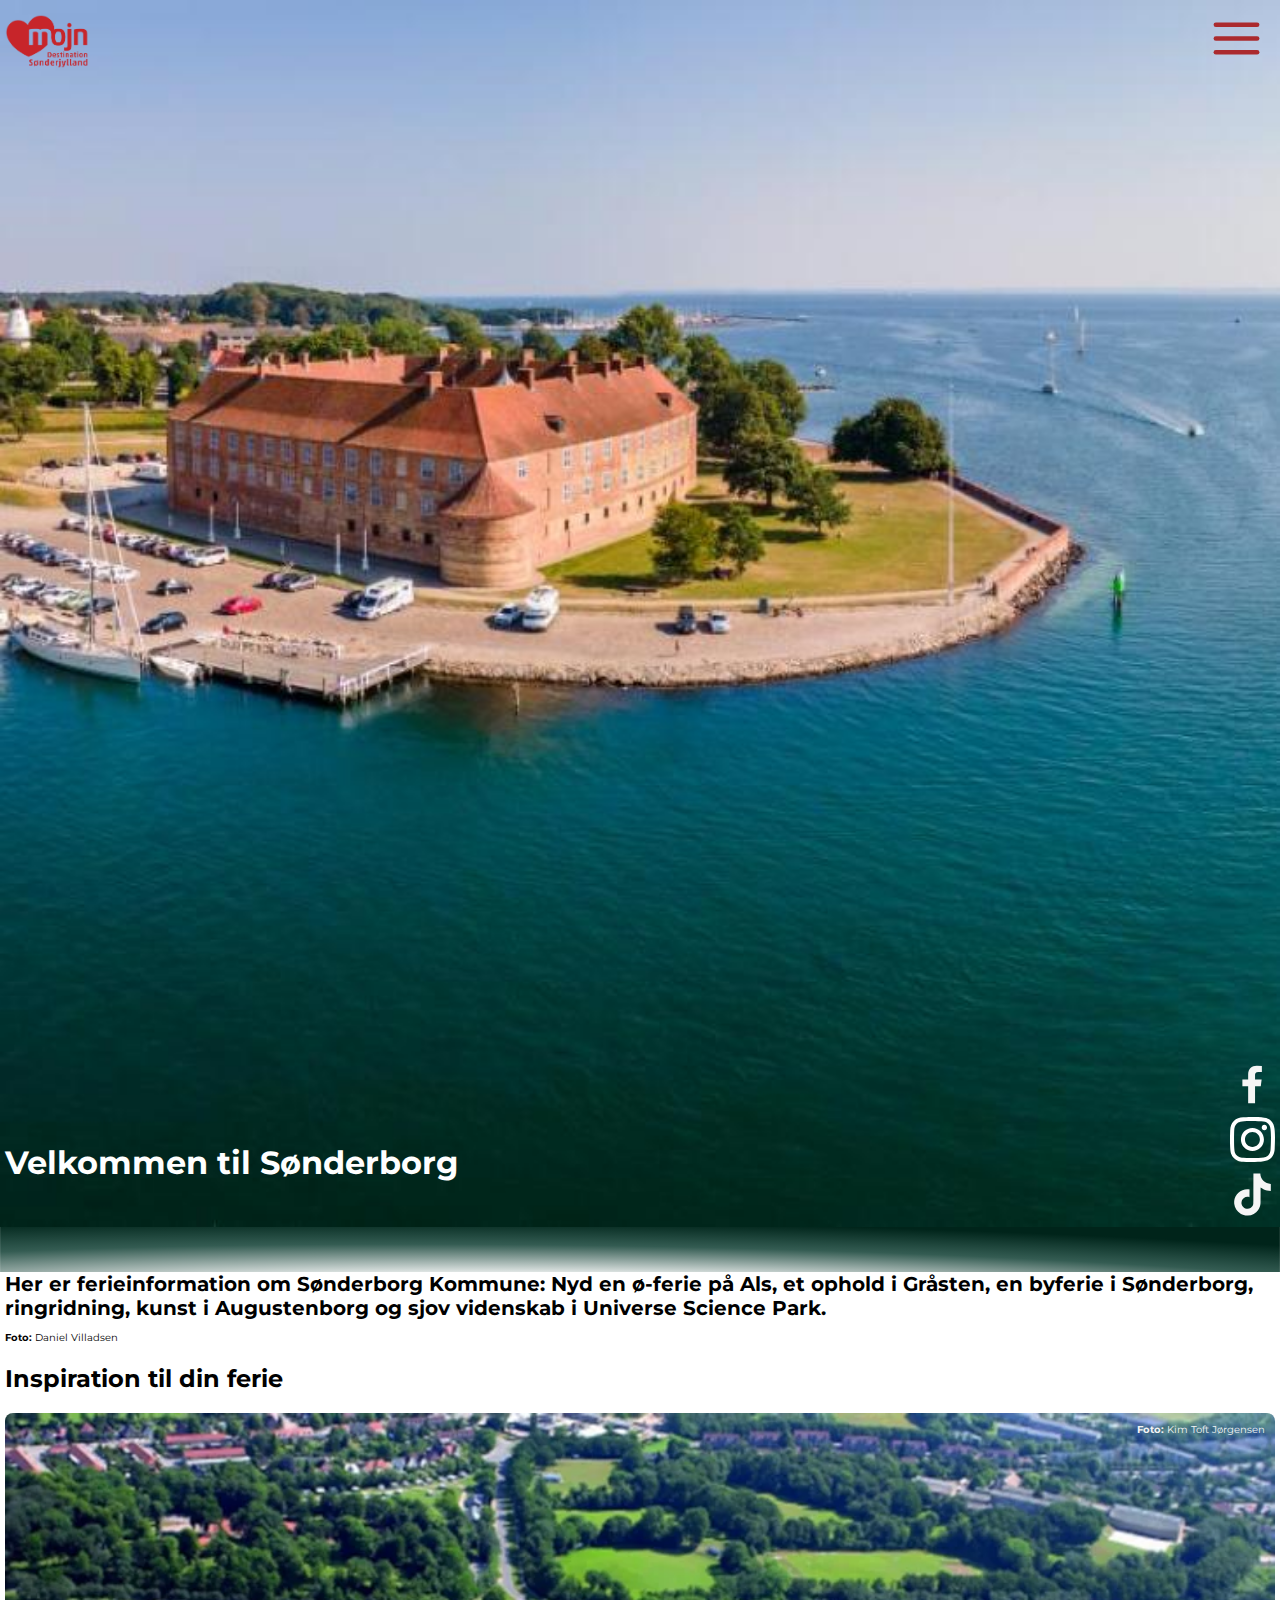
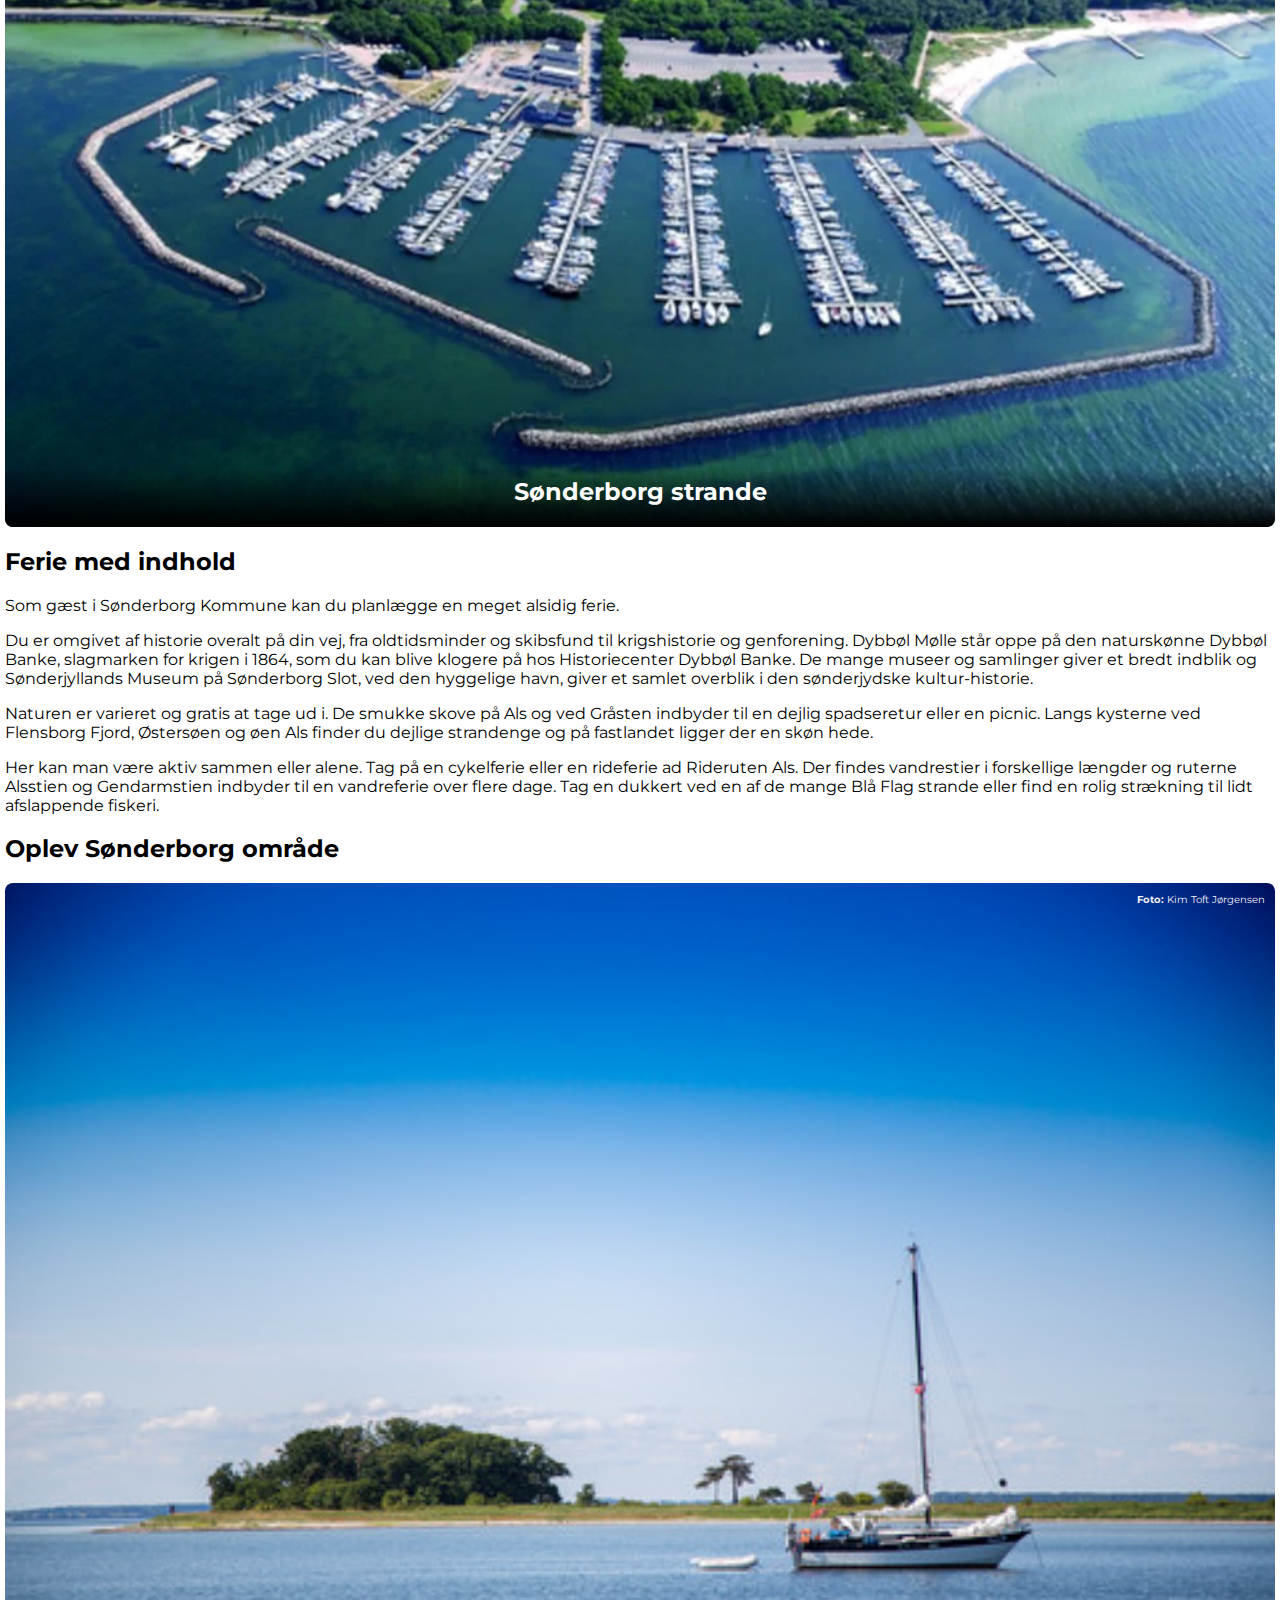
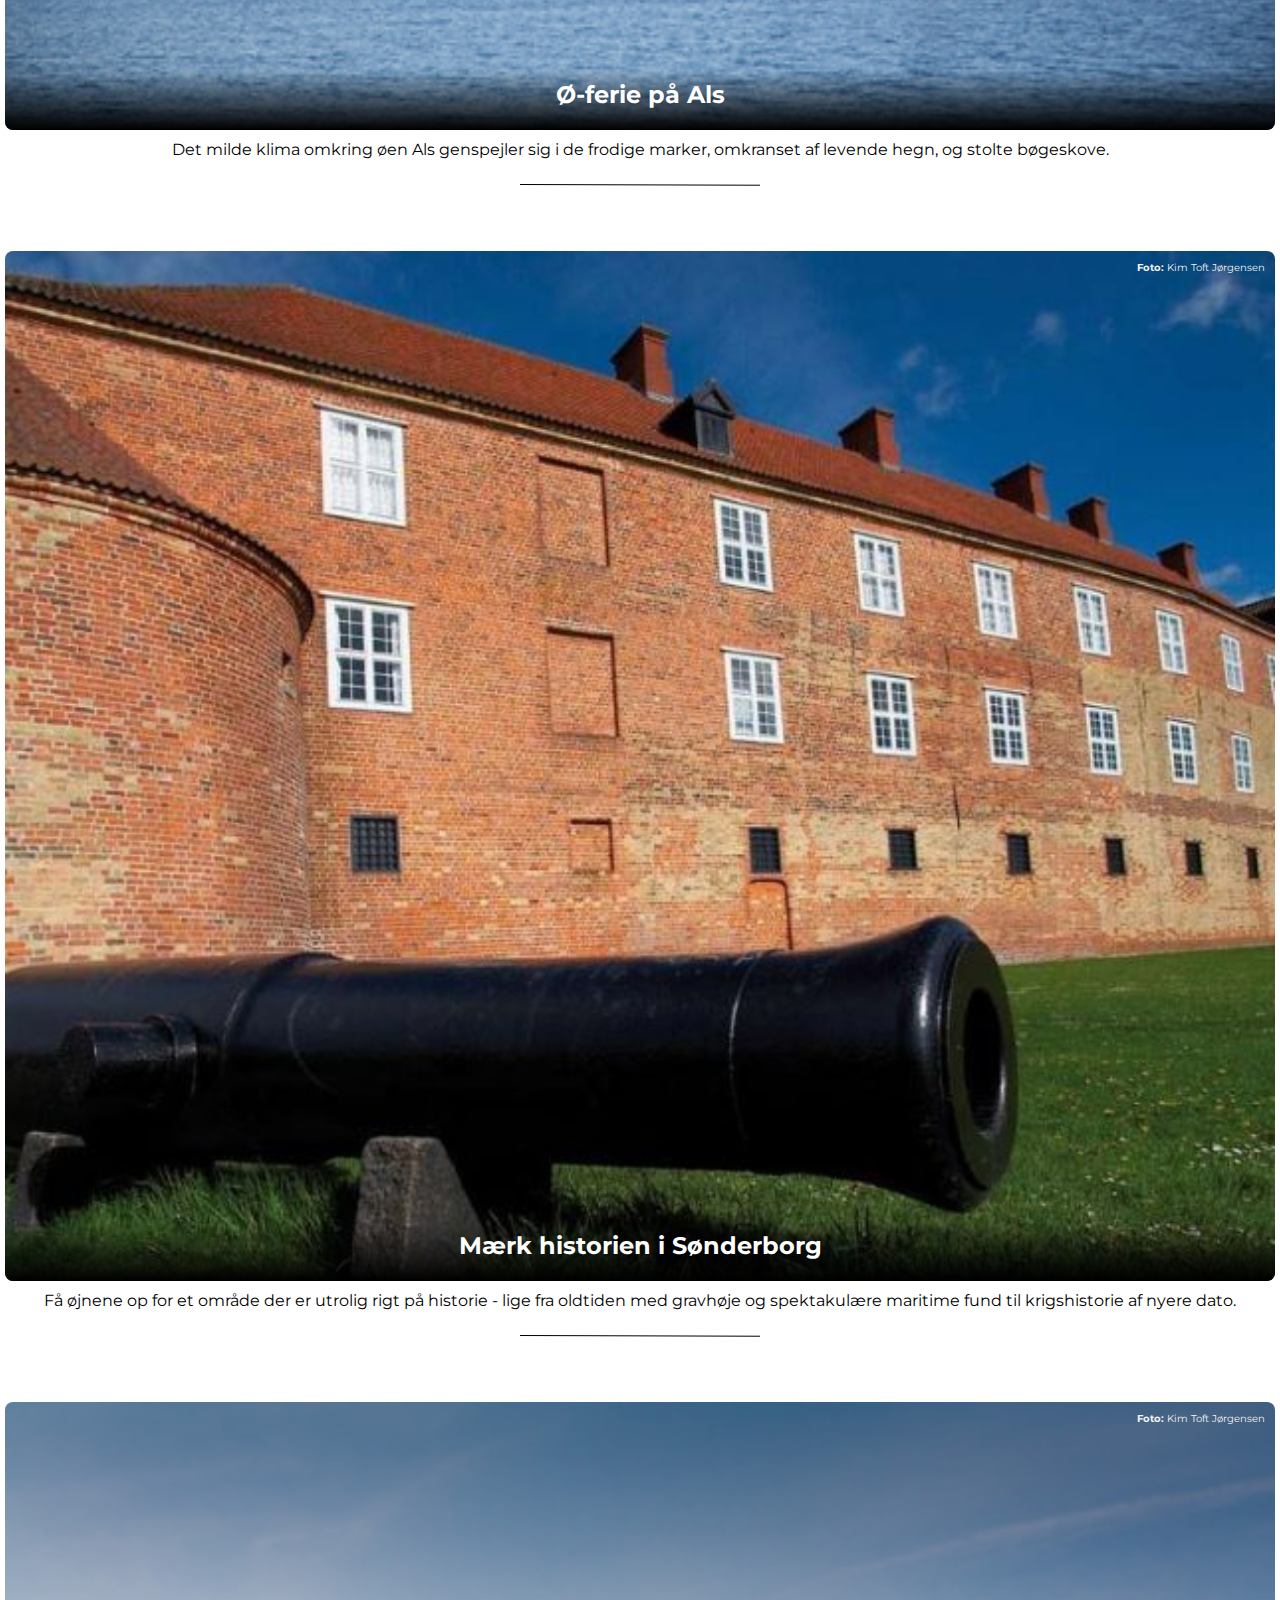
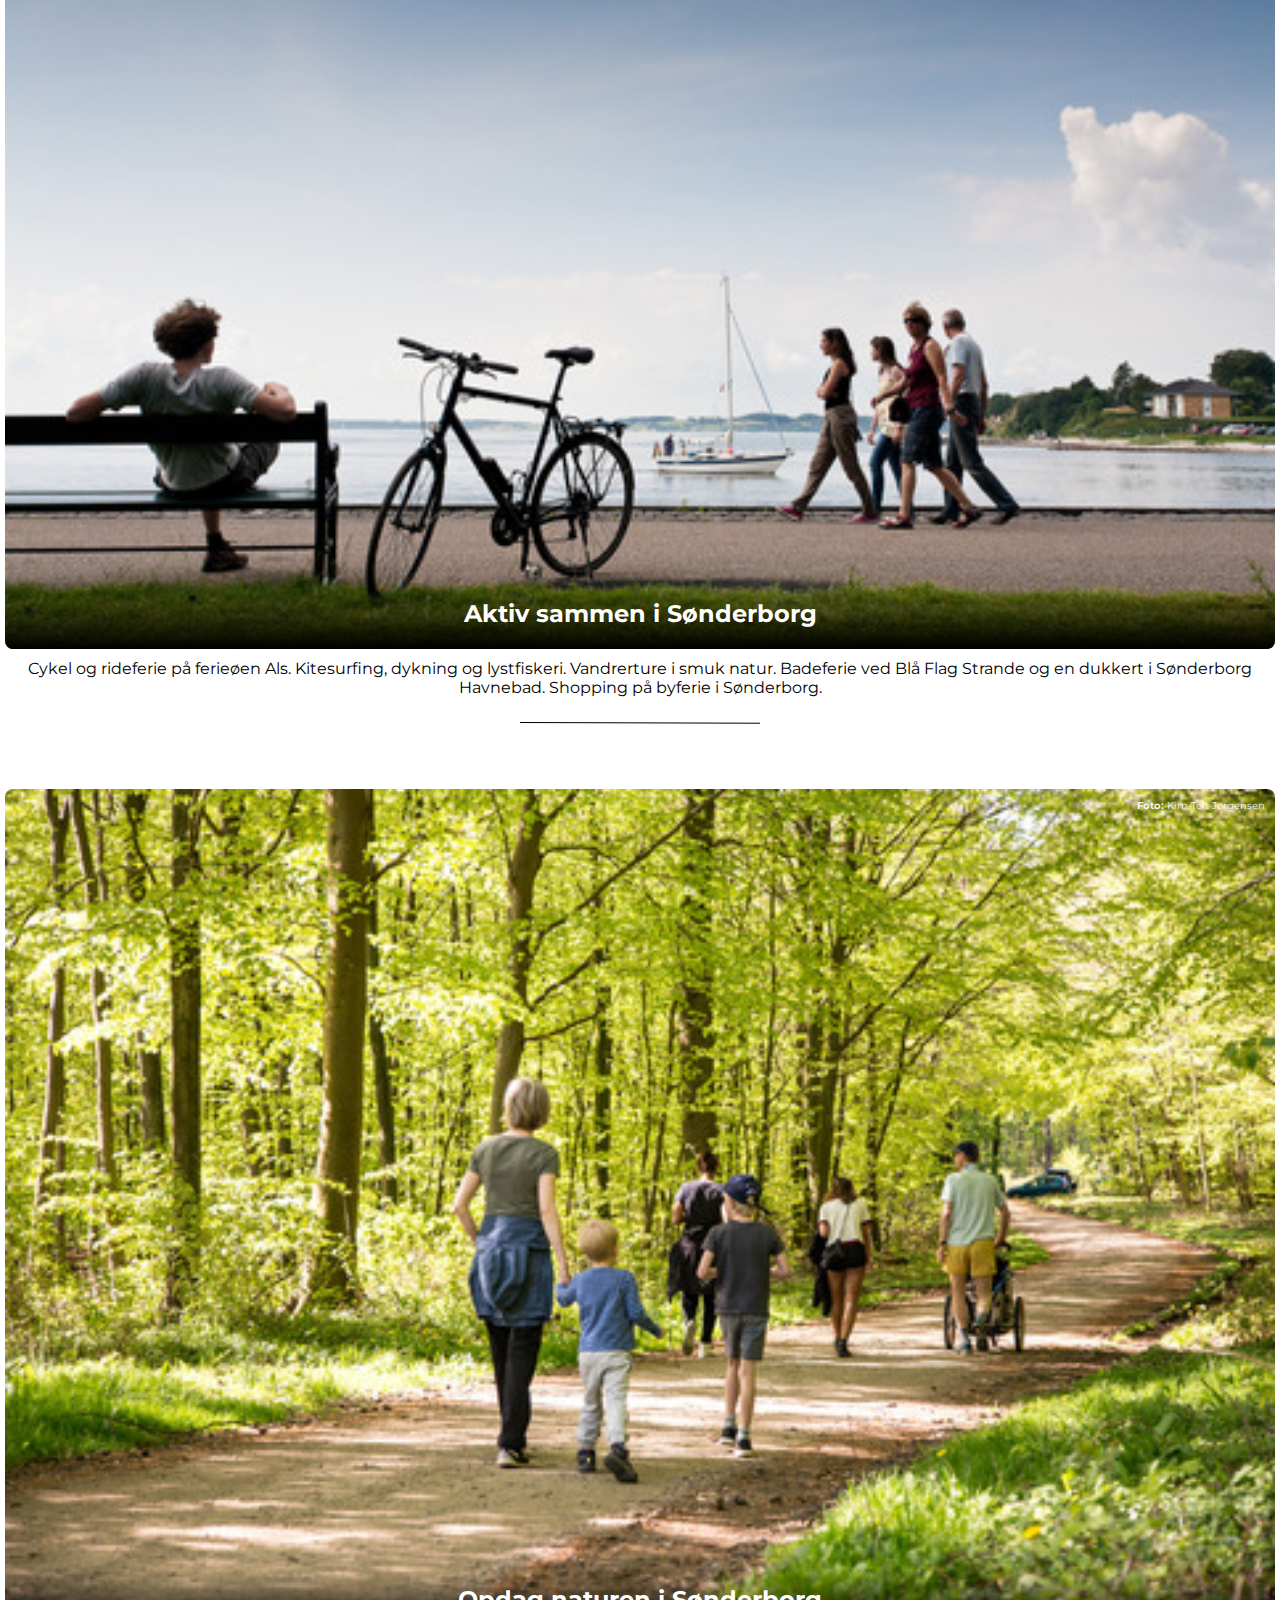
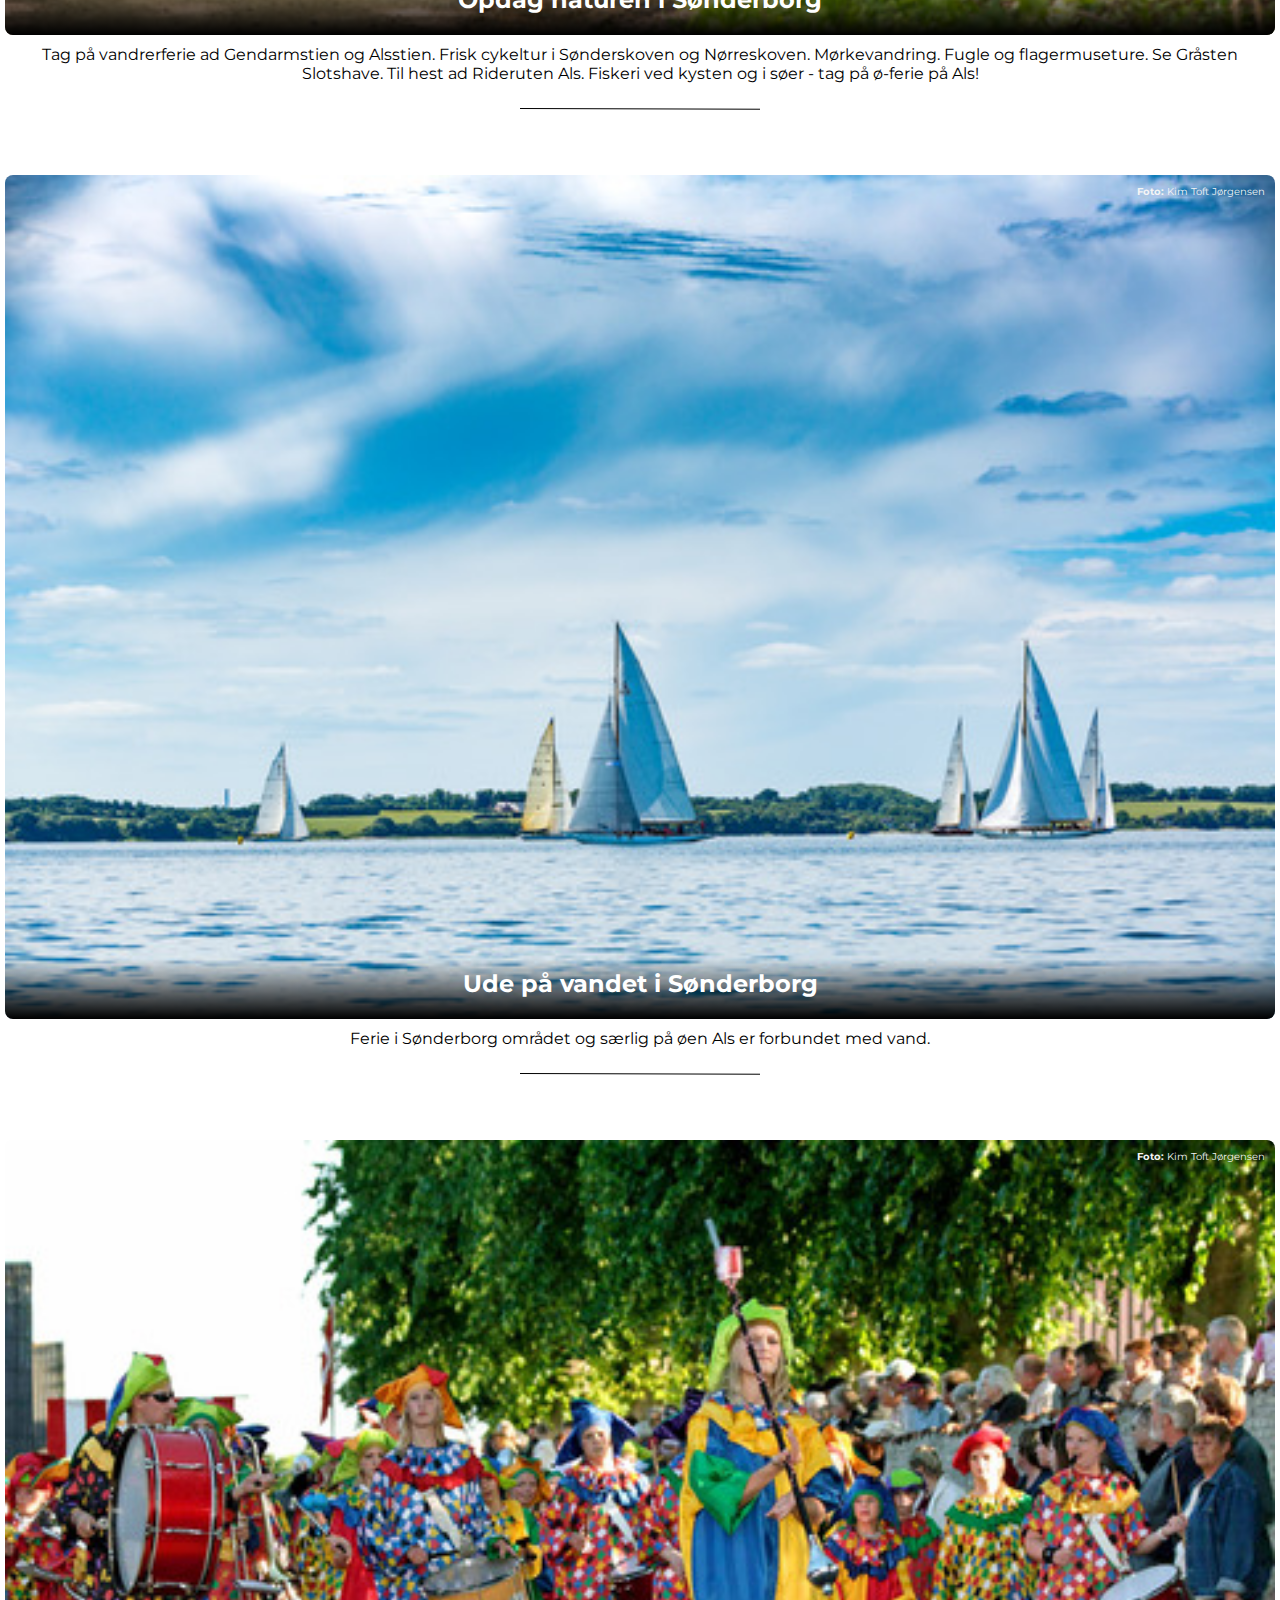
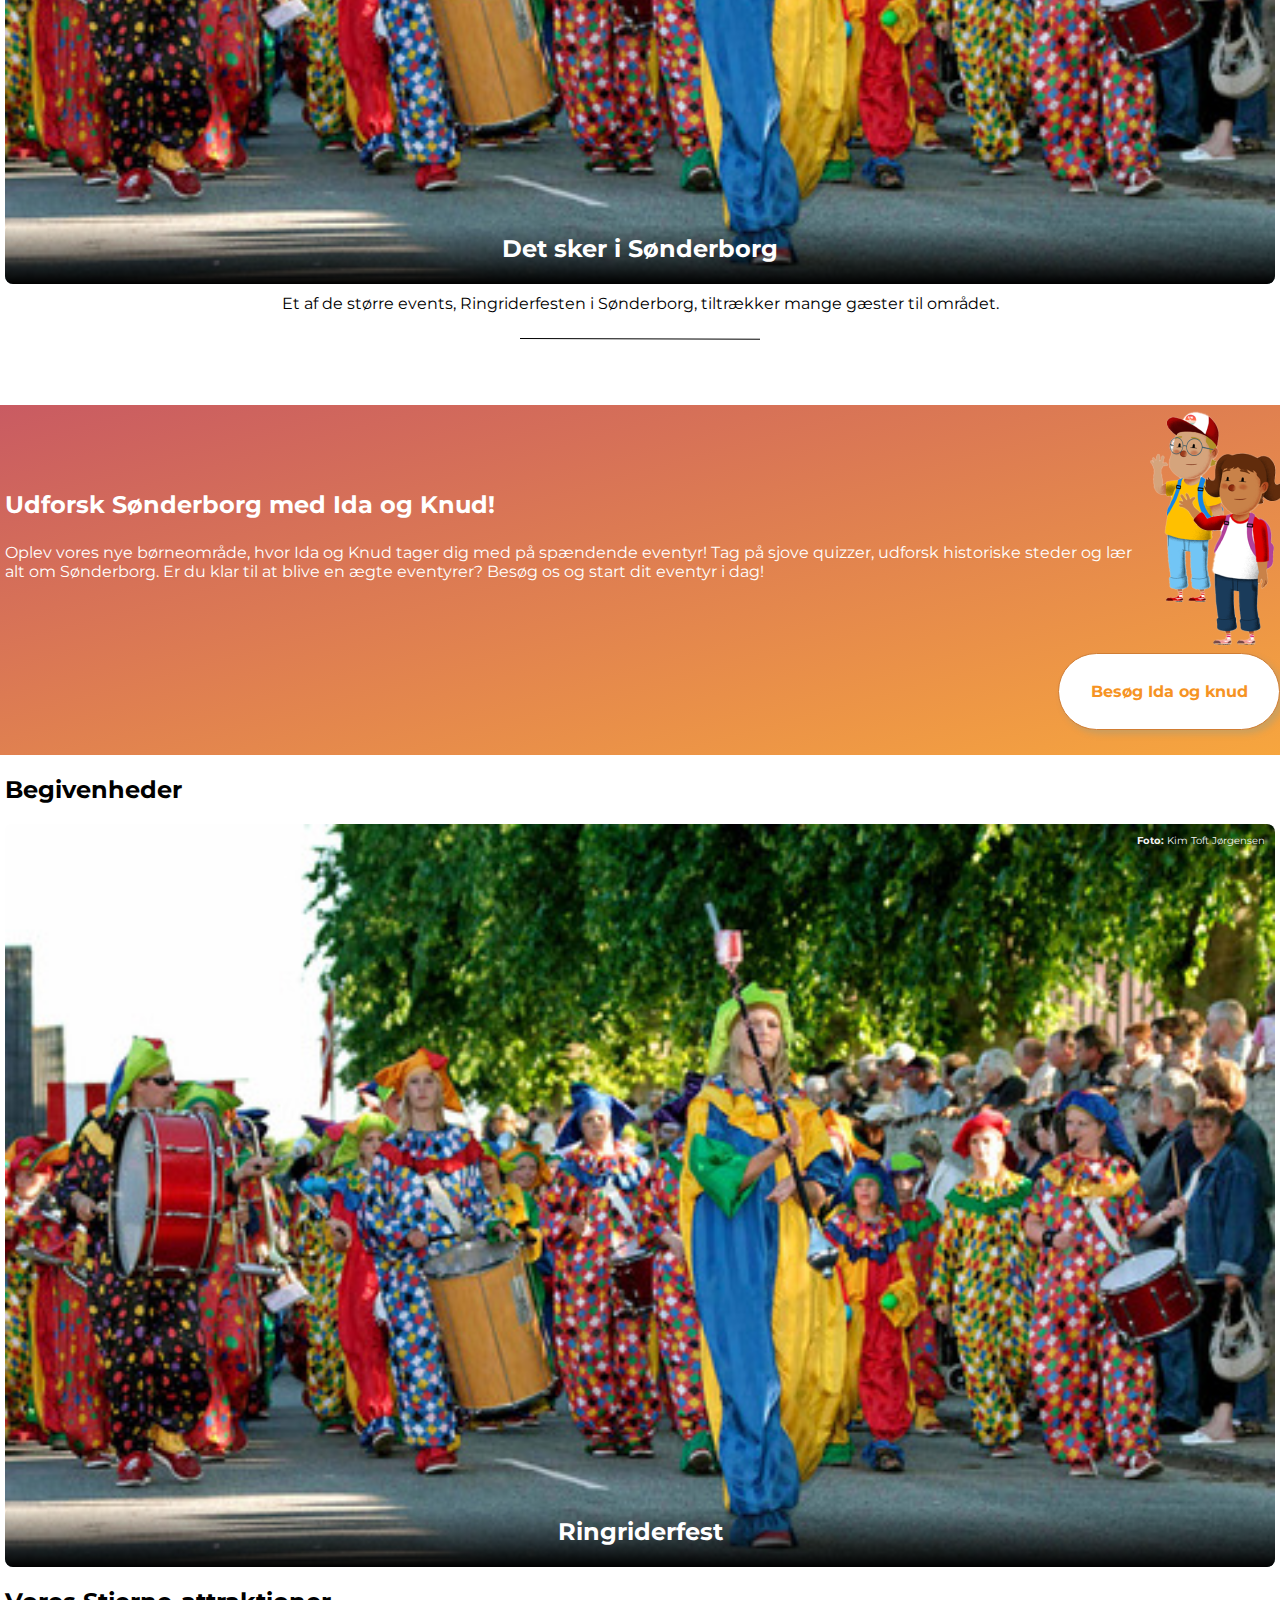
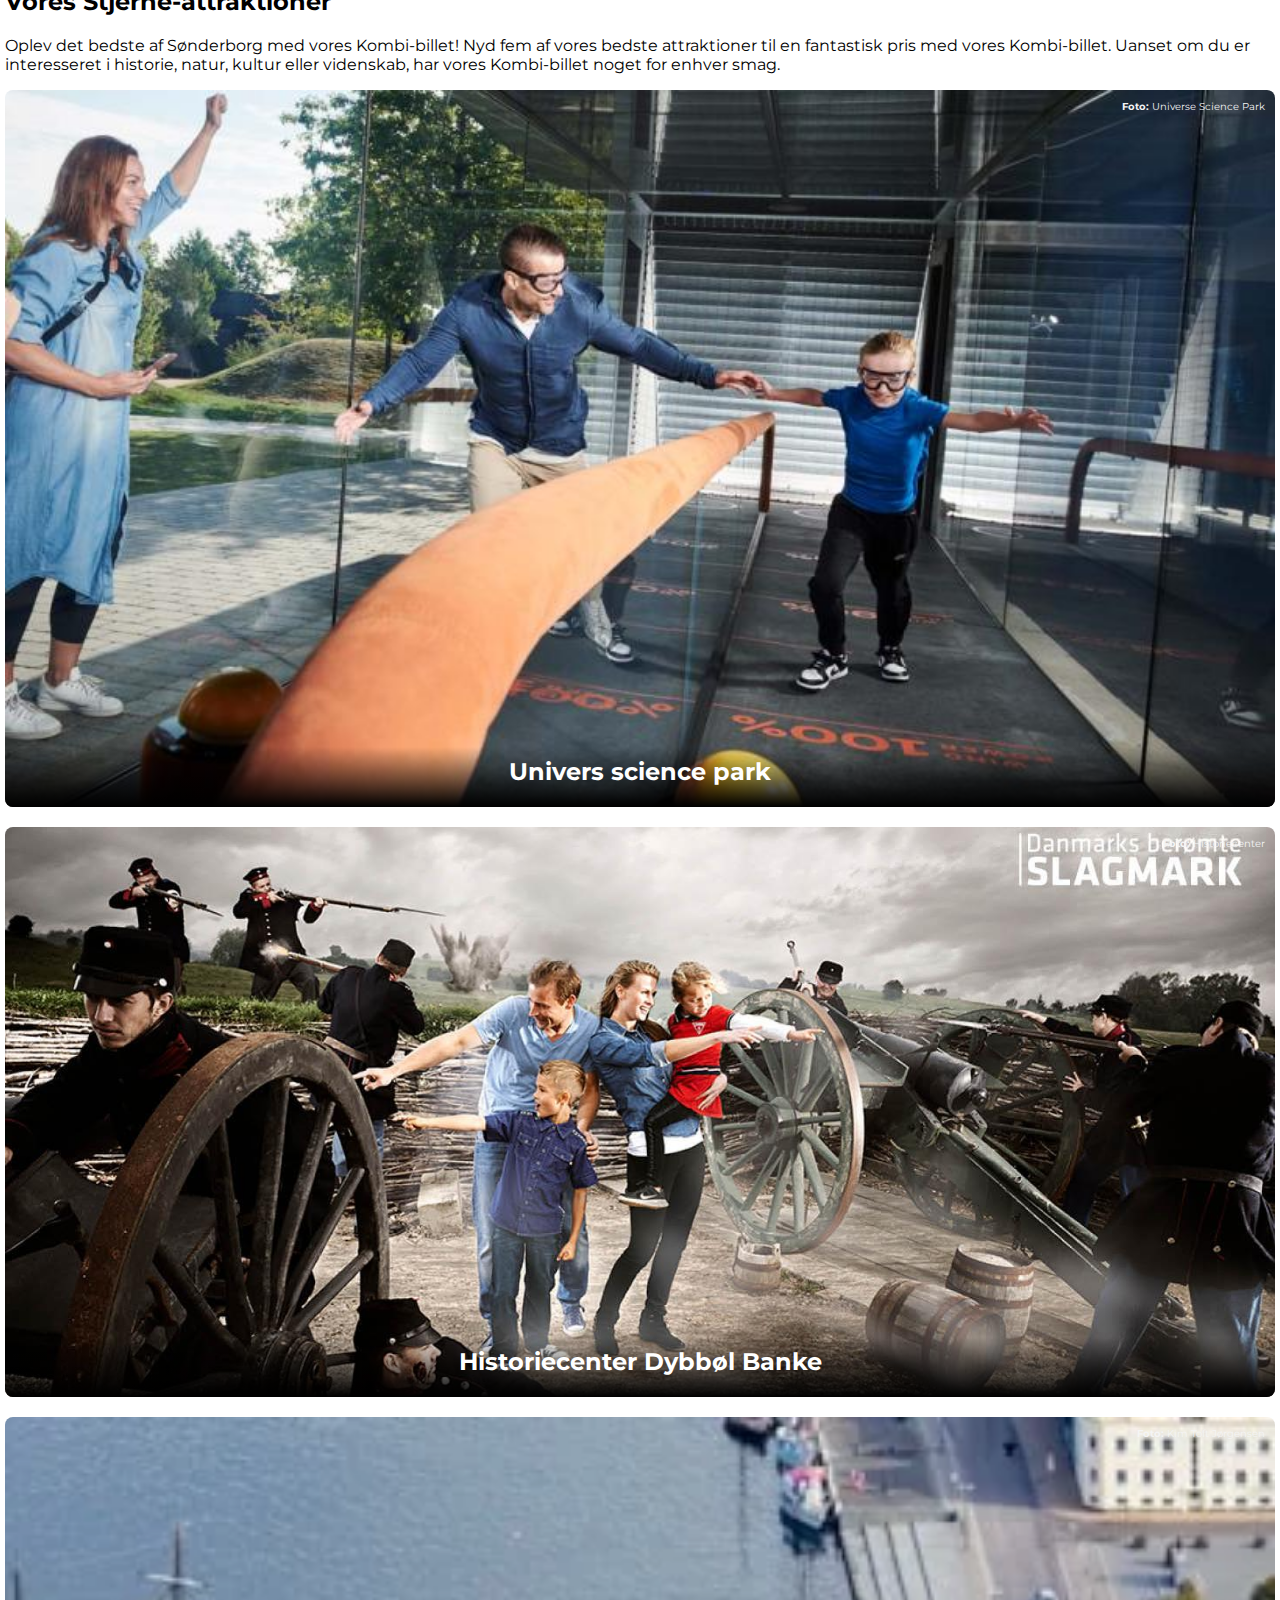
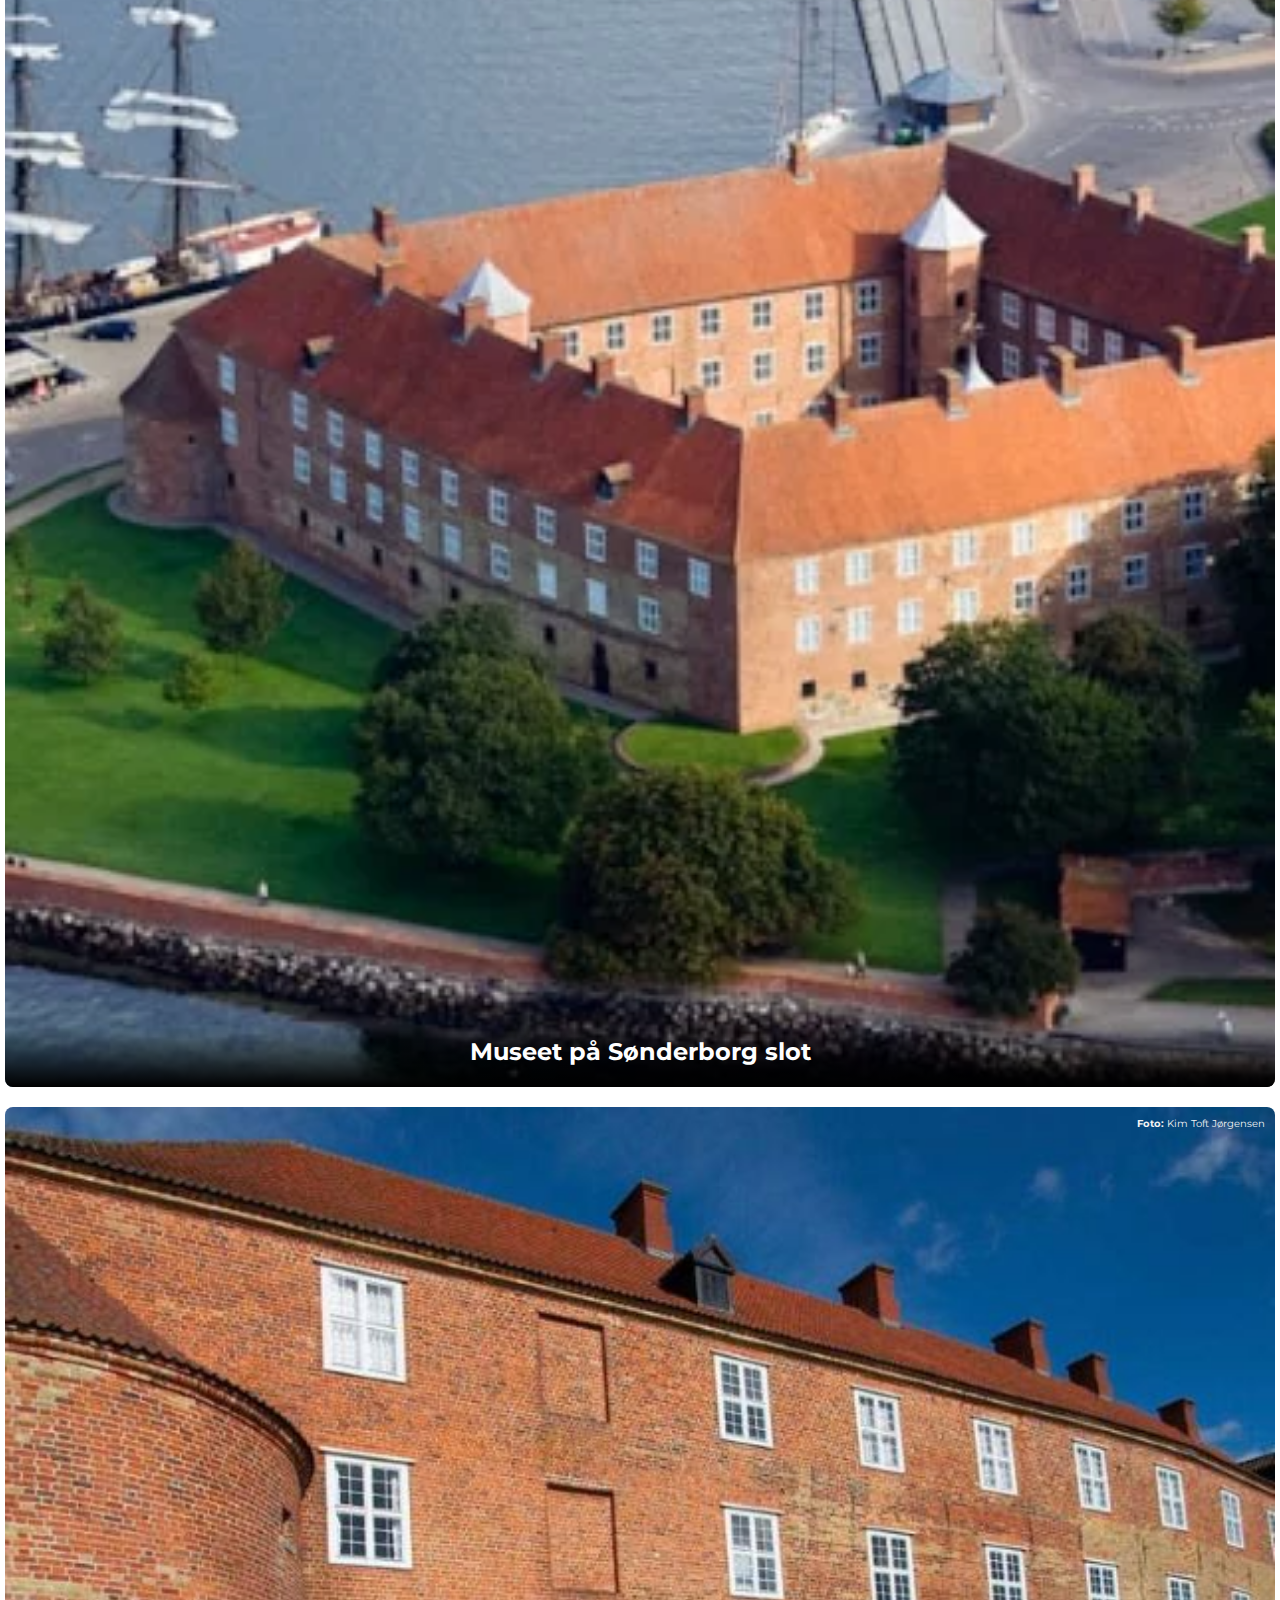
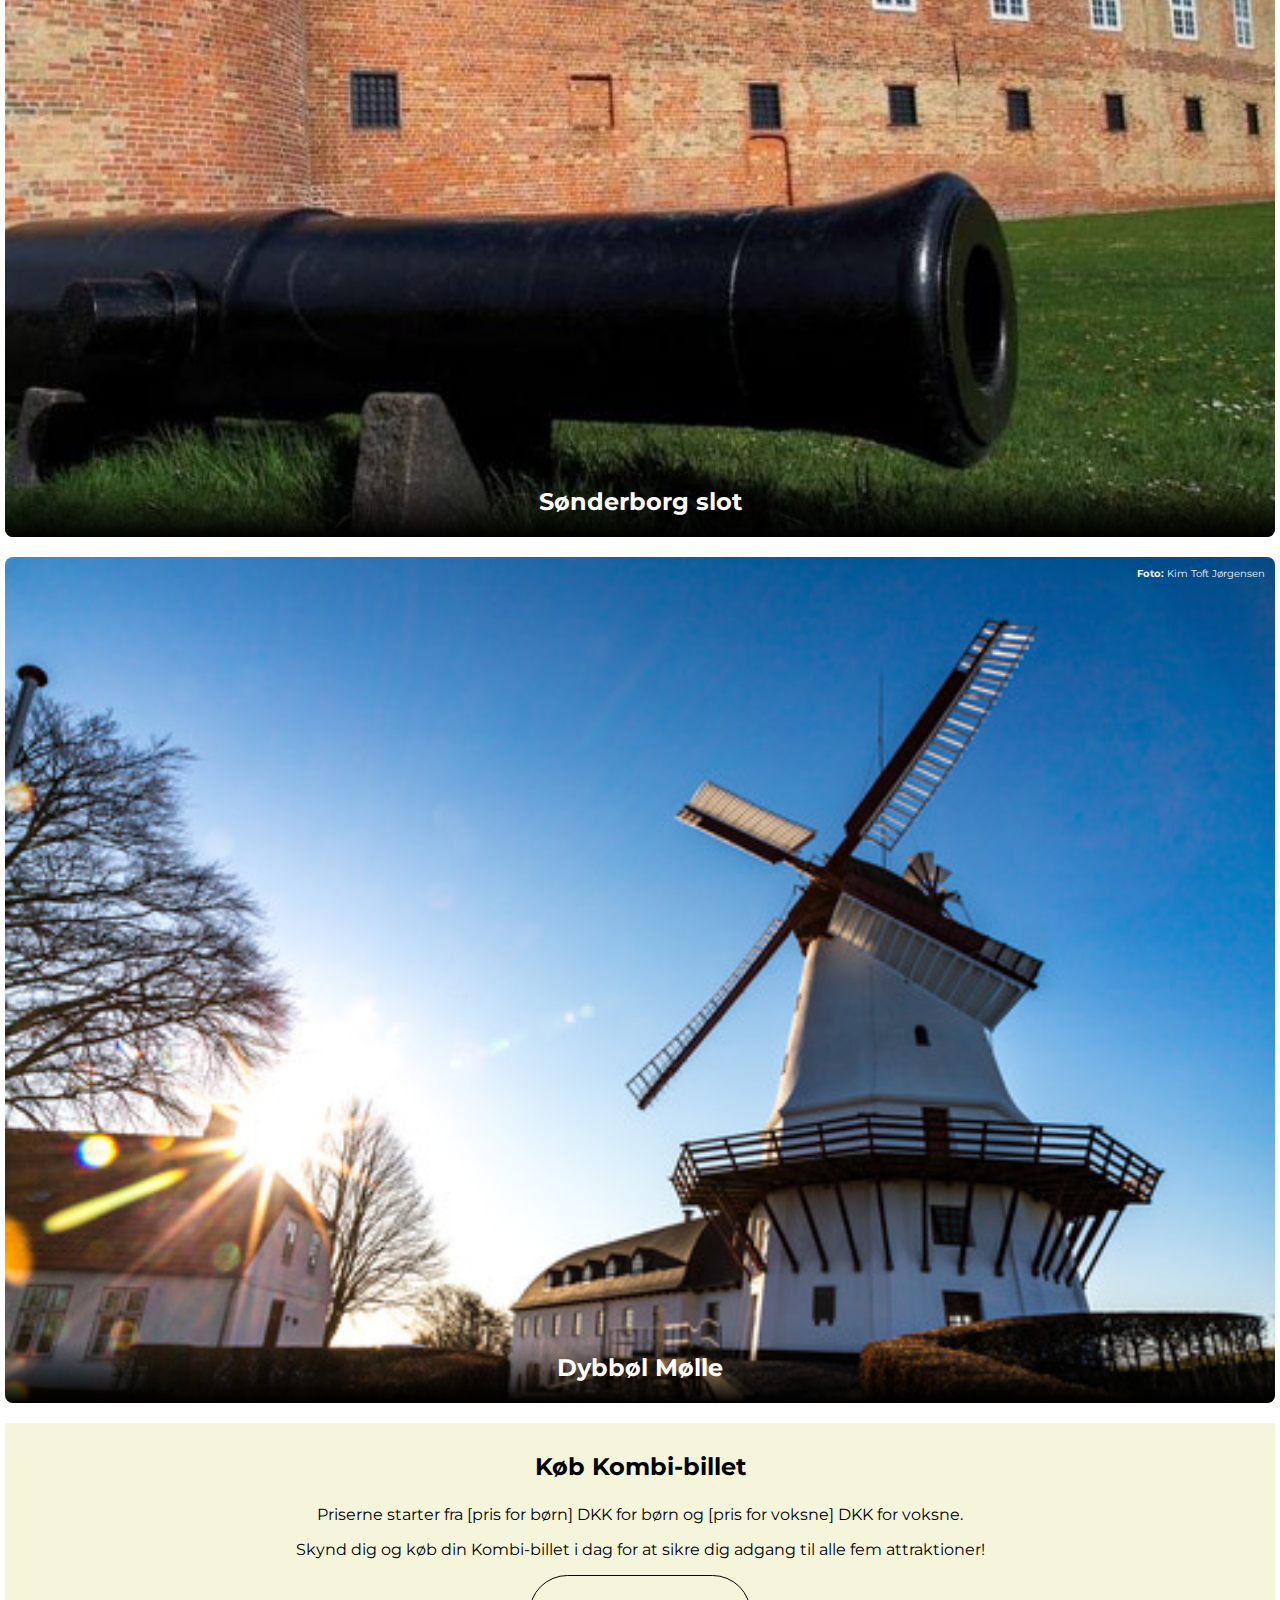
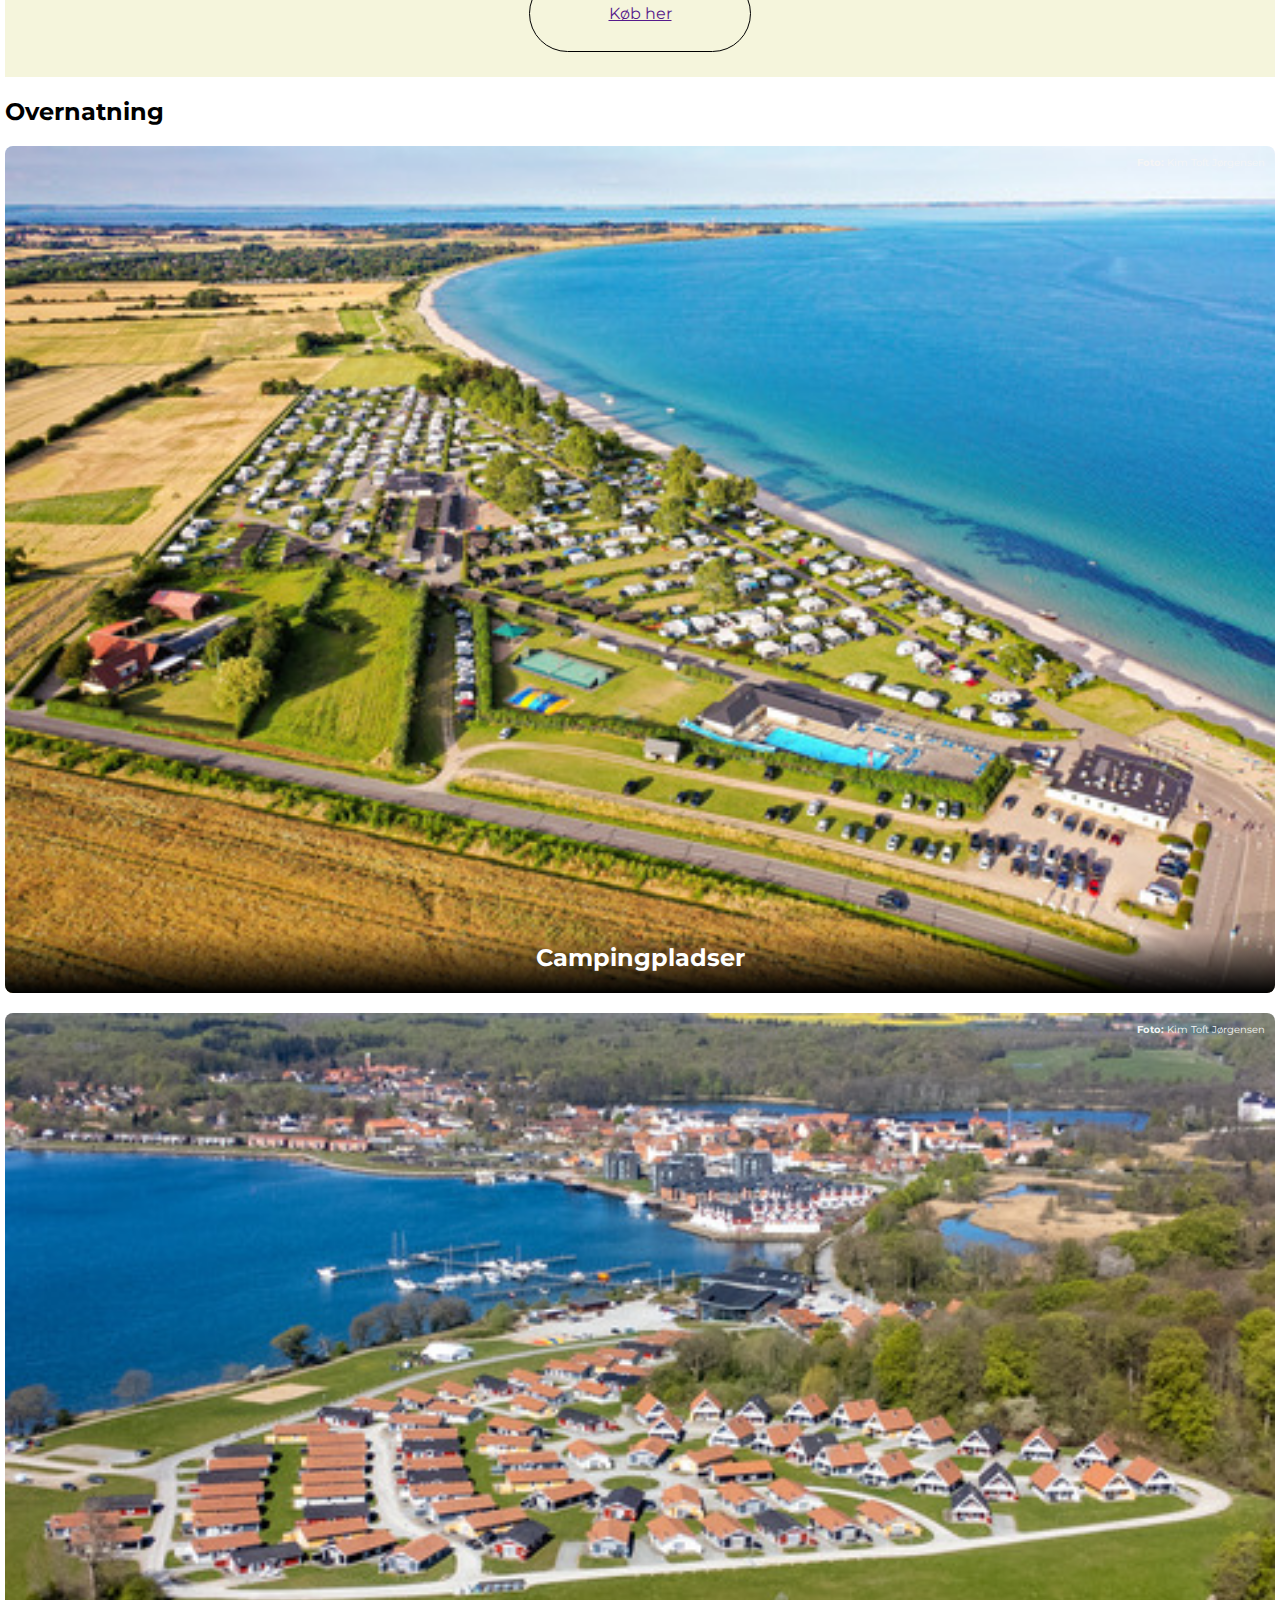
<file: index.html>
<!DOCTYPE html>
<html lang="en">
<head>
    <meta charset="UTF-8">
    <meta name="viewport" content="width=device-width, initial-scale=1.0">
    <title>VisitSonderborg</title>
    <link rel="preconnect" href="https://fonts.googleapis.com">
<link rel="preconnect" href="https://fonts.gstatic.com" crossorigin>
<link href="https://fonts.googleapis.com/css2?family=Montserrat:ital,wght@0,100..900;1,100..900&display=swap" rel="stylesheet">
    <link rel="stylesheet" href="style.css">
</head>
<body>
    <header class="header header--transparent">
        <img src="images/visit_soenderjylland.png" alt="Logo" class="logo">
        <button class="menu-button">
            <svg width="55" height="55" viewBox="0 0 24 24" fill="none" xmlns="http://www.w3.org/2000/svg">
                <path d="M3 6H21" stroke="rgba(171, 42, 46, 1)" stroke-width="2" stroke-linecap="round" stroke-linejoin="round"/>
                <path d="M3 12H21" stroke="rgba(171, 42, 46, 1)" stroke-width="2" stroke-linecap="round" stroke-linejoin="round"/>
                <path d="M3 18H21" stroke="rgba(171, 42, 46, 1)" stroke-width="2" stroke-linecap="round" stroke-linejoin="round"/>
            </svg>
        </button>
        <nav class="nav-menu">
            <button class="close-button">
                <svg width="65" height="65" viewBox="0 0 24 24" fill="none" xmlns="http://www.w3.org/2000/svg">
                    <path d="M18 6L6 18" stroke="rgba(171, 42, 46, 1)" stroke-width="2" stroke-linecap="round" stroke-linejoin="round"/>
                    <path d="M6 6L18 18" stroke="rgba(171, 42, 46, 1)" stroke-width="2" stroke-linecap="round" stroke-linejoin="round"/>
                </svg>
            </button>
            <ul class="menu-list">
                <li><a href="#">Home</a></li>
                <li><a href="#">About</a></li>
                <li><a href="#">Services</a></li>
                <li><a href="#">Contact</a></li>
            </ul>
        </nav>
    </header>
    <main>
        <section class="herosection">
            <img class="herosection__image" src="images/sonderborg_©Daniel Villadsen.jpg" alt="Bild von Sønderborg">
            <h1 class="herosection__headline">Velkommen til Sønderborg</h1>
            <section class="section__soMe">
                <a href="#" class="social-icon">
                    <svg fill="#000000" width="800px" height="800px" viewBox="0 0 24 24" xmlns="http://www.w3.org/2000/svg" data-name="Layer 1"><path d="M15.12,5.32H17V2.14A26.11,26.11,0,0,0,14.26,2C11.54,2,9.68,3.66,9.68,6.7V9.32H6.61v3.56H9.68V22h3.68V12.88h3.06l.46-3.56H13.36V7.05C13.36,6,13.64,5.32,15.12,5.32Z"/></svg>
                </a>
                <a href="#" class="social-icon">
                    <svg width="800px" height="800px" viewBox="0 0 20 20" version="1.1" xmlns="http://www.w3.org/2000/svg" xmlns:xlink="http://www.w3.org/1999/xlink">
    
                        <title>instagram [#167]</title>
                        <desc>Created with Sketch.</desc>
                        <defs>
                    
                    </defs>
                        <g id="Page-1" stroke="none" stroke-width="1" fill="none" fill-rule="evenodd">
                            <g id="Dribbble-Light-Preview" transform="translate(-340.000000, -7439.000000)" fill="#ffffff">
                                <g id="icons" transform="translate(56.000000, 160.000000)">
                                    <path d="M289.869652,7279.12273 C288.241769,7279.19618 286.830805,7279.5942 285.691486,7280.72871 C284.548187,7281.86918 284.155147,7283.28558 284.081514,7284.89653 C284.035742,7285.90201 283.768077,7293.49818 284.544207,7295.49028 C285.067597,7296.83422 286.098457,7297.86749 287.454694,7298.39256 C288.087538,7298.63872 288.809936,7298.80547 289.869652,7298.85411 C298.730467,7299.25511 302.015089,7299.03674 303.400182,7295.49028 C303.645956,7294.859 303.815113,7294.1374 303.86188,7293.08031 C304.26686,7284.19677 303.796207,7282.27117 302.251908,7280.72871 C301.027016,7279.50685 299.5862,7278.67508 289.869652,7279.12273 M289.951245,7297.06748 C288.981083,7297.0238 288.454707,7296.86201 288.103459,7296.72603 C287.219865,7296.3826 286.556174,7295.72155 286.214876,7294.84312 C285.623823,7293.32944 285.819846,7286.14023 285.872583,7284.97693 C285.924325,7283.83745 286.155174,7282.79624 286.959165,7281.99226 C287.954203,7280.99968 289.239792,7280.51332 297.993144,7280.90837 C299.135448,7280.95998 300.179243,7281.19026 300.985224,7281.99226 C301.980262,7282.98483 302.473801,7284.28014 302.071806,7292.99991 C302.028024,7293.96767 301.865833,7294.49274 301.729513,7294.84312 C300.829003,7297.15085 298.757333,7297.47145 289.951245,7297.06748 M298.089663,7283.68956 C298.089663,7284.34665 298.623998,7284.88065 299.283709,7284.88065 C299.943419,7284.88065 300.47875,7284.34665 300.47875,7283.68956 C300.47875,7283.03248 299.943419,7282.49847 299.283709,7282.49847 C298.623998,7282.49847 298.089663,7283.03248 298.089663,7283.68956 M288.862673,7288.98792 C288.862673,7291.80286 291.150266,7294.08479 293.972194,7294.08479 C296.794123,7294.08479 299.081716,7291.80286 299.081716,7288.98792 C299.081716,7286.17298 296.794123,7283.89205 293.972194,7283.89205 C291.150266,7283.89205 288.862673,7286.17298 288.862673,7288.98792 M290.655732,7288.98792 C290.655732,7287.16159 292.140329,7285.67967 293.972194,7285.67967 C295.80406,7285.67967 297.288657,7287.16159 297.288657,7288.98792 C297.288657,7290.81525 295.80406,7292.29716 293.972194,7292.29716 C292.140329,7292.29716 290.655732,7290.81525 290.655732,7288.98792" id="instagram-[#167]">
                    
                    </path>
                                </g>
                            </g>
                        </g>
                    </svg>
                </a>
                <a href="#" class="social-icon">
                    <svg fill="#ffffff" width="800px" height="800px" viewBox="0 0 32 32" version="1.1" xmlns="http://www.w3.org/2000/svg">
                        <title>tiktok</title>
                        <path d="M16.656 1.029c1.637-0.025 3.262-0.012 4.886-0.025 0.054 2.031 0.878 3.859 2.189 5.213l-0.002-0.002c1.411 1.271 3.247 2.095 5.271 2.235l0.028 0.002v5.036c-1.912-0.048-3.71-0.489-5.331-1.247l0.082 0.034c-0.784-0.377-1.447-0.764-2.077-1.196l0.052 0.034c-0.012 3.649 0.012 7.298-0.025 10.934-0.103 1.853-0.719 3.543-1.707 4.954l0.020-0.031c-1.652 2.366-4.328 3.919-7.371 4.011l-0.014 0c-0.123 0.006-0.268 0.009-0.414 0.009-1.73 0-3.347-0.482-4.725-1.319l0.040 0.023c-2.508-1.509-4.238-4.091-4.558-7.094l-0.004-0.041c-0.025-0.625-0.037-1.25-0.012-1.862 0.49-4.779 4.494-8.476 9.361-8.476 0.547 0 1.083 0.047 1.604 0.136l-0.056-0.008c0.025 1.849-0.050 3.699-0.050 5.548-0.423-0.153-0.911-0.242-1.42-0.242-1.868 0-3.457 1.194-4.045 2.861l-0.009 0.030c-0.133 0.427-0.21 0.918-0.21 1.426 0 0.206 0.013 0.41 0.037 0.61l-0.002-0.024c0.332 2.046 2.086 3.59 4.201 3.59 0.061 0 0.121-0.001 0.181-0.004l-0.009 0c1.463-0.044 2.733-0.831 3.451-1.994l0.010-0.018c0.267-0.372 0.45-0.822 0.511-1.311l0.001-0.014c0.125-2.237 0.075-4.461 0.087-6.698 0.012-5.036-0.012-10.060 0.025-15.083z"></path>
                        </svg>
                </a>
            </section>
        </section>

        <section class="svg-container">
            <svg width="1194" height="90" viewBox="0 0 1194 90" fill="none" xmlns="http://www.w3.org/2000/svg">
                <rect width="1194" height="90" fill="url(#paint0_radial_319_46872)"/>
                <defs>
                <radialGradient id="paint0_radial_319_46872" cx="0" cy="0" r="1" gradientUnits="userSpaceOnUse" gradientTransform="translate(595.342 94.8462) rotate(-88.9983) scale(94.8606 1258.17)">
                <stop offset="0.446975" stop-color="#033126" stop-opacity="0"/>
                <stop offset="0.761793" stop-color="#013327" stop-opacity="0.8"/>
                <stop offset="1" stop-color="#00241A"/>
                </radialGradient>
                </defs>
                </svg>
        </section>

        <section class="discription">
            <p class="text-large text-marginTop">Her er ferieinformation om Sønderborg Kommune: Nyd en ø-ferie på Als, et ophold i Gråsten, en byferie i Sønderborg, ringridning, kunst i Augustenborg og sjov videnskab i Universe Science Park. </p>
            <p class="text-xSmall"><span class="textSpan-xSmall">Foto: </span>Daniel Villadsen</p>
        </section>

        <section class="categorys">
            <h2 class="category__headline">Inspiration til din ferie</h2>
            <section class="category__slider">
                <a class="category__link" href="">
                    <img class="category__image" src="images/204170_Lystbdehavn.webp" alt="Alssund_sejltur">
                    <span class="text-xSmall photographer"><span class="textSpan-xSmall">Foto:</span> Kim Toft Jørgensen</span>
                    <section class="category__background"><h2 class="category__headline headline-align">Sønderborg strande</h2></section>
                </a>
            </section>
        </section>

        <section class="text__sonderborg">
            <h2 class="category__headline">Ferie med indhold</h2>
            <p class="text">Som gæst i Sønderborg Kommune kan du planlægge en meget alsidig ferie.</p>
            <p class="text">Du er omgivet af historie overalt på din vej, fra oldtidsminder og skibsfund til krigshistorie og genforening. Dybbøl Mølle står oppe på den naturskønne Dybbøl Banke, slagmarken for krigen i 1864, som du kan blive klogere på hos Historiecenter Dybbøl Banke. 
                De mange museer og samlinger giver et bredt indblik og Sønderjyllands Museum på Sønderborg Slot, ved den hyggelige havn, giver et samlet overblik i den sønderjydske kultur-historie.</p>
            <p class="text">Naturen er varieret og gratis at tage ud i. De smukke skove på Als og ved Gråsten indbyder til en dejlig spadseretur eller en picnic. Langs kysterne ved Flensborg Fjord, Østersøen og øen Als finder du dejlige strandenge og på fastlandet ligger der en skøn hede.</p>
            <p class="text">Her kan man være aktiv sammen eller alene. Tag på en cykelferie eller en rideferie ad Rideruten Als. Der findes vandrestier i forskellige længder og ruterne Alsstien og Gendarmstien indbyder til en vandreferie over flere dage. Tag en dukkert ved en af de mange Blå Flag strande eller find en rolig strækning til lidt afslappende fiskeri.</p>
        </section>

        <section class="categorys">
            <h2 class="category__headline">Oplev Sønderborg område</h2>

            <section class="category__card">
                <a class="category__link" href="">
                    <img class="category__image" src="images/Alssund_sejltur_sønderborg_als_0007-preview.jpg" alt="Alssund_sejltur">
                    <span class="text-xSmall photographer"><span class="textSpan-xSmall">Foto:</span> Kim Toft Jørgensen</span>
                    <section class="category__background"><h2 class="category__headline headline-align">Ø-ferie på Als</h2></section>
                </a>
                <p class="text text-align">Det milde klima omkring øen Als genspejler sig i de frodige marker, omkranset af levende hegn, og stolte bøgeskove.</p>
                <svg class="border__line" width="240" height="2" viewBox="0 0 240 2" fill="none" xmlns="http://www.w3.org/2000/svg">
                    <line x1="0.00150602" y1="0.500002" x2="240" y2="1.22289" stroke="black"/>
                </svg>
            </section>

            <section class="category__card">
                <a class="category__link" href="">
                    <img class="category__image" src="images/Kanon-ved-Sønderborg-Slot-credit-Comwell-Hotels.jpg" alt="Alssund_sejltur">
                    <span class="text-xSmall photographer"><span class="textSpan-xSmall">Foto:</span> Kim Toft Jørgensen</span>
                    <section class="category__background"><h2 class="category__headline headline-align">Mærk historien i Sønderborg</h2></section>
                </a>
                <p class="text text-align">Få øjnene op for et område der er utrolig rigt på historie - lige fra oldtiden med gravhøje og spektakulære maritime fund til krigshistorie af nyere dato.</p>
                <svg class="border__line" width="240" height="2" viewBox="0 0 240 2" fill="none" xmlns="http://www.w3.org/2000/svg">
                    <line x1="0.00150602" y1="0.500002" x2="240" y2="1.22289" stroke="black"/>
                </svg>
            </section>

            <section class="category__card">
                <a class="category__link" href="">
                    <img class="category__image" src="images/Sonderborg_0270_Strandpromenaden-preview.jpg" alt="Alssund_sejltur">
                    <span class="text-xSmall photographer"><span class="textSpan-xSmall">Foto:</span> Kim Toft Jørgensen</span>
                    <section class="category__background"><h2 class="category__headline headline-align">Aktiv sammen i Sønderborg</h2></section>
                </a>
                <p class="text text-align">Cykel og rideferie på ferieøen Als. Kitesurfing, dykning og lystfiskeri. Vandrerture i smuk natur. Badeferie ved Blå Flag Strande og en dukkert i Sønderborg Havnebad. Shopping på byferie i Sønderborg.</p>
                <svg class="border__line" width="240" height="2" viewBox="0 0 240 2" fill="none" xmlns="http://www.w3.org/2000/svg">
                    <line x1="0.00150602" y1="0.500002" x2="240" y2="1.22289" stroke="black"/>
                </svg>
            </section>
            <section class="category__card">
                <a class="category__link" href="">
                    <img class="category__image" src="images/Skovens dag_0017-preview.jpg" alt="Alssund_sejltur">
                    <span class="text-xSmall photographer"><span class="textSpan-xSmall">Foto:</span> Kim Toft Jørgensen</span>
                    <section class="category__background"><h2 class="category__headline headline-align">Opdag naturen i Sønderborg</h2></section>
                </a>
                <p class="text text-align">Tag på vandrerferie ad Gendarmstien og Alsstien. Frisk cykeltur i Sønderskoven og Nørreskoven. Mørkevandring. Fugle og flagermuseture. Se Gråsten Slotshave. Til hest ad Rideruten Als. Fiskeri ved kysten og i søer - tag på ø-ferie på Als!</p>
                <svg class="border__line" width="240" height="2" viewBox="0 0 240 2" fill="none" xmlns="http://www.w3.org/2000/svg">
                    <line x1="0.00150602" y1="0.500002" x2="240" y2="1.22289" stroke="black"/>
                </svg>
            </section>

            <section class="category__card">
                <a class="category__link" href="">
                    <img class="category__image" src="images/Kongelig Classic_0240-preview.jpg" alt="Alssund_sejltur">
                    <span class="text-xSmall photographer"><span class="textSpan-xSmall">Foto:</span> Kim Toft Jørgensen</span>
                    <section class="category__background"><h2 class="category__headline headline-align">Ude på vandet i Sønderborg</h2></section>
                </a>
                <p class="text text-align">Ferie i Sønderborg området og særlig på øen Als er forbundet med vand.</p>
                <svg class="border__line" width="240" height="2" viewBox="0 0 240 2" fill="none" xmlns="http://www.w3.org/2000/svg">
                    <line x1="0.00150602" y1="0.500002" x2="240" y2="1.22289" stroke="black"/>
                </svg>
            </section>

            <section class="category__card">
                <a class="category__link" href="">
                    <img class="category__image" src="images/Sønderborg garden-preview.jpg" alt="Alssund_sejltur">
                    <span class="text-xSmall photographer"><span class="textSpan-xSmall">Foto:</span> Kim Toft Jørgensen</span>
                    <section class="category__background"><h2 class="category__headline headline-align">Det sker i Sønderborg</h2></section>
                </a>
                <p class="text text-align">Et af de større events, Ringriderfesten i Sønderborg, tiltrækker mange gæster til området.</p>
                <svg class="border__line" width="240" height="2" viewBox="0 0 240 2" fill="none" xmlns="http://www.w3.org/2000/svg">
                    <line x1="0.00150602" y1="0.500002" x2="240" y2="1.22289" stroke="black"/>
                </svg>
            </section>    
        </section>


        <section class="kids__area">
            <section class="kids__areaDiscription">
            <section class="kids__areaText">
            <h3 class="kids__areaHeadline section__headline">Udforsk Sønderborg med Ida og Knud!</h3>
            <p class="text">Oplev vores nye børneområde, hvor Ida og Knud tager dig med på spændende eventyr! Tag på sjove quizzer, udforsk historiske steder og lær alt om Sønderborg. 
                Er du klar til at blive en ægte eventyrer? Besøg os og start dit eventyr i dag!</p>
            </section>
            <section class="kids__areaImg"><img src="images/ida+knud.png" alt=""></section>
        </section>
            <a class="button kids__areaButton" href="quizCastle.html">Besøg Ida og knud</a>
        </section>


        <section class="categorys">
            <h2 class="category__headline">Begivenheder</h2>
            <a class="category__link" href="">
                <img class="category__image" src="images/Sønderborg garden-preview.jpg" alt="Alssund_sejltur">
                <span class="text-xSmall photographer"><span class="textSpan-xSmall">Foto:</span> Kim Toft Jørgensen</span>
                <section class="category__background"><h2 class="category__headline headline-align">Ringriderfest</h2></section>
            </a>
        </section>

        <section class="categorys">
            <h2 class="category__headline">Vores Stjerne-attraktioner</h2>
            <p class="text">Oplev det bedste af Sønderborg med vores Kombi-billet!
                Nyd fem af vores bedste attraktioner til en fantastisk pris med vores Kombi-billet. 
                Uanset om du er interesseret i historie, natur, kultur eller videnskab, har vores Kombi-billet noget for enhver smag.</p>
                <a class="category__link card__link" href="">
                    <img class="category__image" src="images/Far-og-søn-dyster-i-Beat-the-Storm-i-Universe-Science-Park-mens-mor-og-datter-hepper-credit-Universe.jpg" alt="Alssund_sejltur">
                    <span class="text-xSmall photographer"><span class="textSpan-xSmall">Foto:</span> Universe Science Park</span>
                    <section class="category__background"><h2 class="category__headline headline-align">Univers science park </h2></section>
                </a>
                <a class="category__link card__link" href="">
                    <img class="category__image" src="images/TopBillede DK 1450x700px.jpg" alt="Alssund_sejltur">
                    <span class="text-xSmall photographer"><span class="textSpan-xSmall">Foto:</span> Historiecenter</span>
                    <section class="category__background"><h2 class="category__headline headline-align">Historiecenter Dybbøl Banke</h2></section>
                </a>
                <a class="category__link card__link" href="">
                    <img class="category__image" src="images/236177_Snderborg-Slot-fra-luften.webp" alt="Alssund_sejltur">
                    <span class="text-xSmall photographer"><span class="textSpan-xSmall">Foto:</span> Kim Toft Jørgensen</span>
                    <section class="category__background"><h2 class="category__headline headline-align">Museet på Sønderborg slot</h2></section>
                </a>
                <a class="category__link card__link" href="">
                    <img class="category__image" src="images/Kanon-ved-Sønderborg-Slot-credit-Comwell-Hotels.jpg" alt="Alssund_sejltur">
                    <span class="text-xSmall photographer"><span class="textSpan-xSmall">Foto:</span> Kim Toft Jørgensen</span>
                    <section class="category__background"><h2 class="category__headline headline-align">Sønderborg slot</h2></section>
                </a>
                <a class="category__link card__link" href="">
                    <img class="category__image" src="images/Dybbøl Mølle med nye vinger_0010-preview.jpg" alt="Alssund_sejltur">
                    <span class="text-xSmall photographer"><span class="textSpan-xSmall">Foto:</span> Kim Toft Jørgensen</span>
                    <section class="category__background"><h2 class="category__headline headline-align">Dybbøl Mølle</h2></section>
                </a>


                <section class="placeholder">
                    <h3 class="section__headline">Køb Kombi-billet</h3>
                    <p class="text">Priserne starter fra [pris for børn] DKK for børn og [pris for voksne] DKK for voksne.</p>
                    <p class="text">Skynd dig og køb din Kombi-billet i dag for at sikre dig adgang til alle fem attraktioner!</p>
                    <a class="button" href="">Køb her</a>
                </section>
        </section>
        <section class="categorys">
            <h2 class="category__headline">Overnatning</h2>
            <a class="category__link card__link" href="">
                <img class="category__image" src="images/Kegnæs_Camping (1)-preview.jpg" alt="Alssund_sejltur">
                <span class="text-xSmall photographer"><span class="textSpan-xSmall">Foto:</span> Kim Toft Jørgensen</span>
                <section class="category__background"><h2 class="category__headline headline-align">Campingpladser</h2></section>
            </a>
            <a class="category__link card__link" href="">
                <img class="category__image" src="images/Marina Fiskenæs Feriepark2 (1)-preview.jpg" alt="Alssund_sejltur">
                <span class="text-xSmall photographer"><span class="textSpan-xSmall">Foto:</span> Kim Toft Jørgensen</span>
                <section class="category__background"><h2 class="category__headline headline-align">Feriehuse</h2></section>
            </a>
            <a class="category__link card__link" href="">
                <img class="category__image" src="images/Alsik (3)-preview.jpg" alt="Alssund_sejltur">
                <span class="text-xSmall photographer"><span class="textSpan-xSmall">Foto:</span> Kim Toft Jørgensen</span>
                <section class="category__background"><h2 class="category__headline headline-align">Hoteller</h2></section>
            </a>
            <a class="text text__link" href="">Se alle overnatningsmuligheder her>></a>
        </section>

        <svg class="border__line space__line" width="240" height="2" viewBox="0 0 240 2" fill="none" xmlns="http://www.w3.org/2000/svg">
            <line x1="0.00150602" y1="0.500002" x2="240" y2="1.22289" stroke="black"/>
        </svg>

        <section class="contact">
            <h2 class="category__headline">Kontakt det lokale turistbureau</h2>
            <p class="text-large">VisitSønderborg</p>
            <p class="text">Perlegade 50 <br> 6400 Sønderborg <br> Tel. +4574423555 <br> <span><a class="text__link footer__link" href="">info@visitsonderborg.com</a></span></p>
        </section>

        <svg class="border__line space__line" width="240" height="2" viewBox="0 0 240 2" fill="none" xmlns="http://www.w3.org/2000/svg">
            <line x1="0.00150602" y1="0.500002" x2="240" y2="1.22289" stroke="black"/>
        </svg>
    </main>
    <footer class="footer">
        <section class="footer__contact">
            <p class="text text-bold">Destination Sønderborg</p>
            <a class="text text__link footer__link" href="">Kontakt</a>
            <a class="text text__link footer__link" href="">Om os</a>
            <a class="text text__link footer__link" href="">Webtilgængelighed</a>
        </section>
        <section class="footer__info">
            <p class="text text-bold">Information</p>
            <a class="text text__link footer__link" href="">Podcast</a>
            <a class="text text__link footer__link" href="">Nyhedsbrev</a>
            <a class="text text__link footer__link" href="">Presse</a>
        </section>
    </footer>
    <script src="script.js"></script>
</body>
</html>
</file>
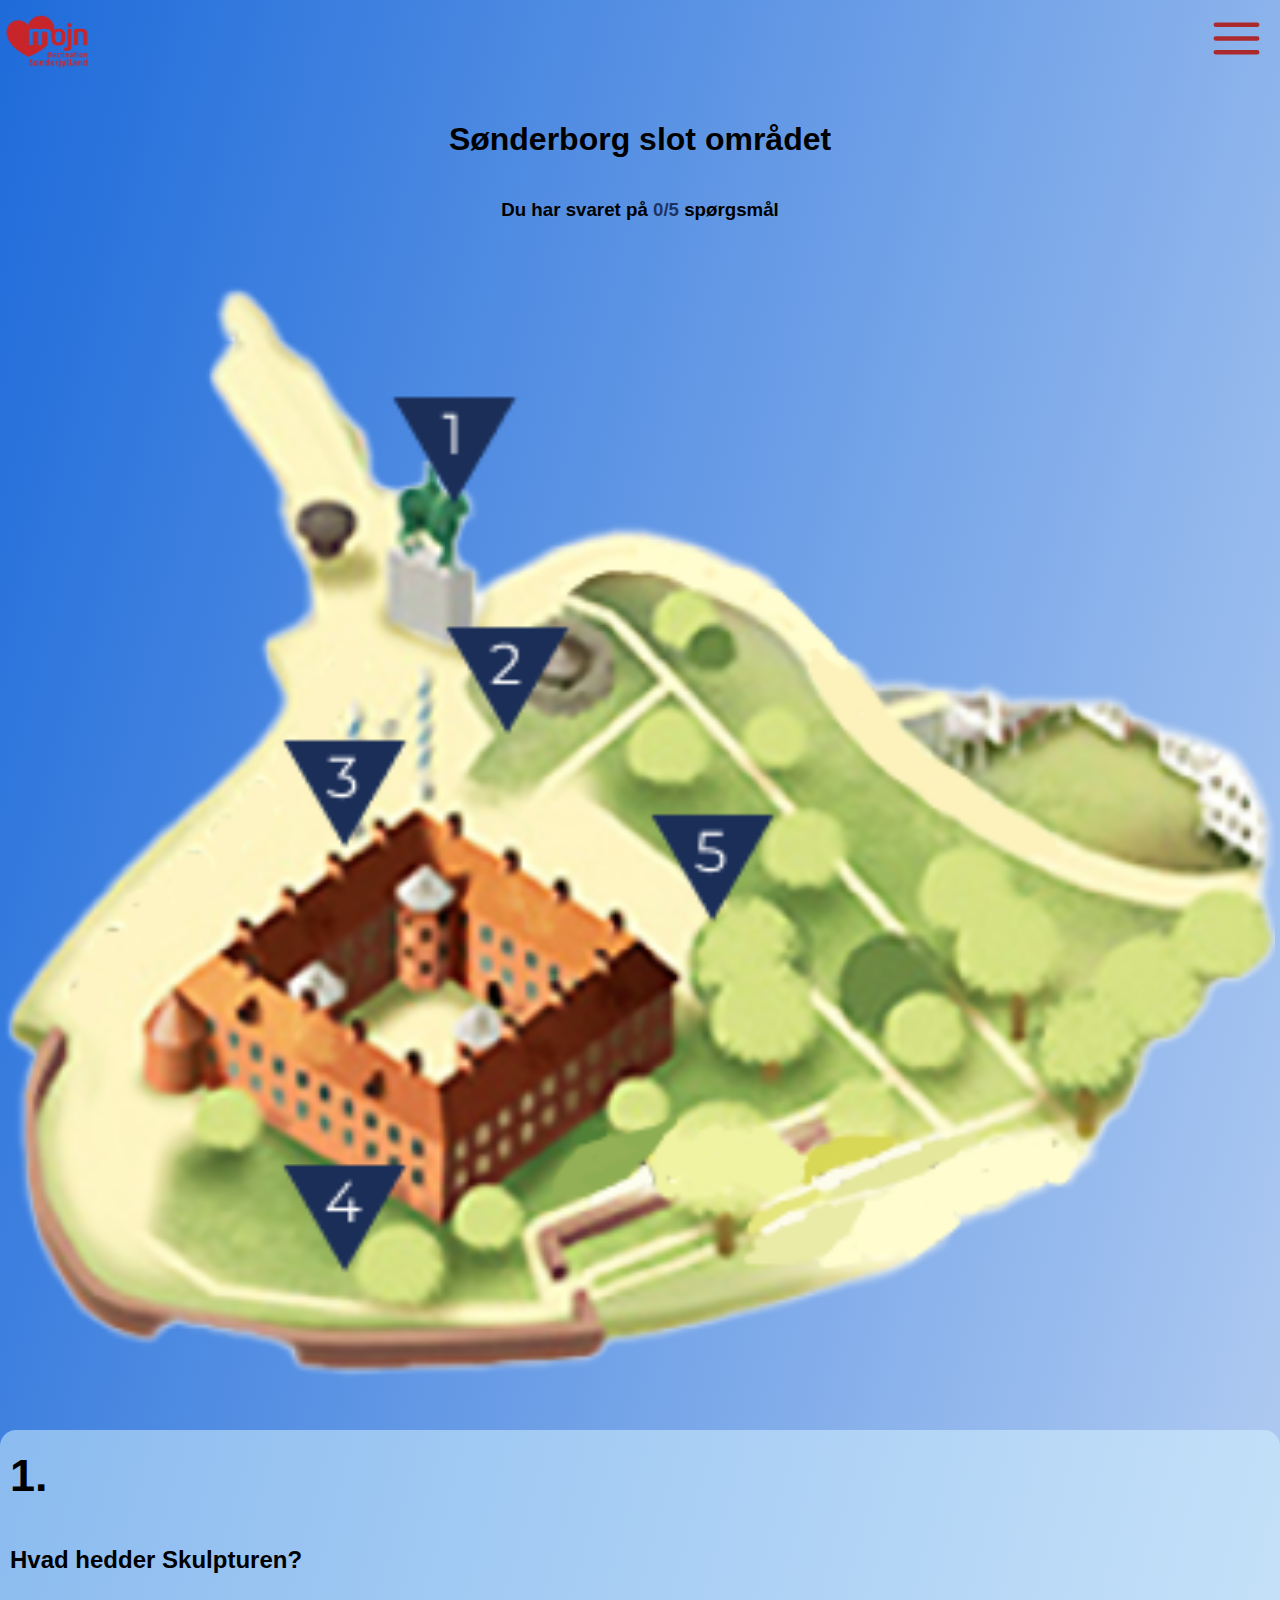
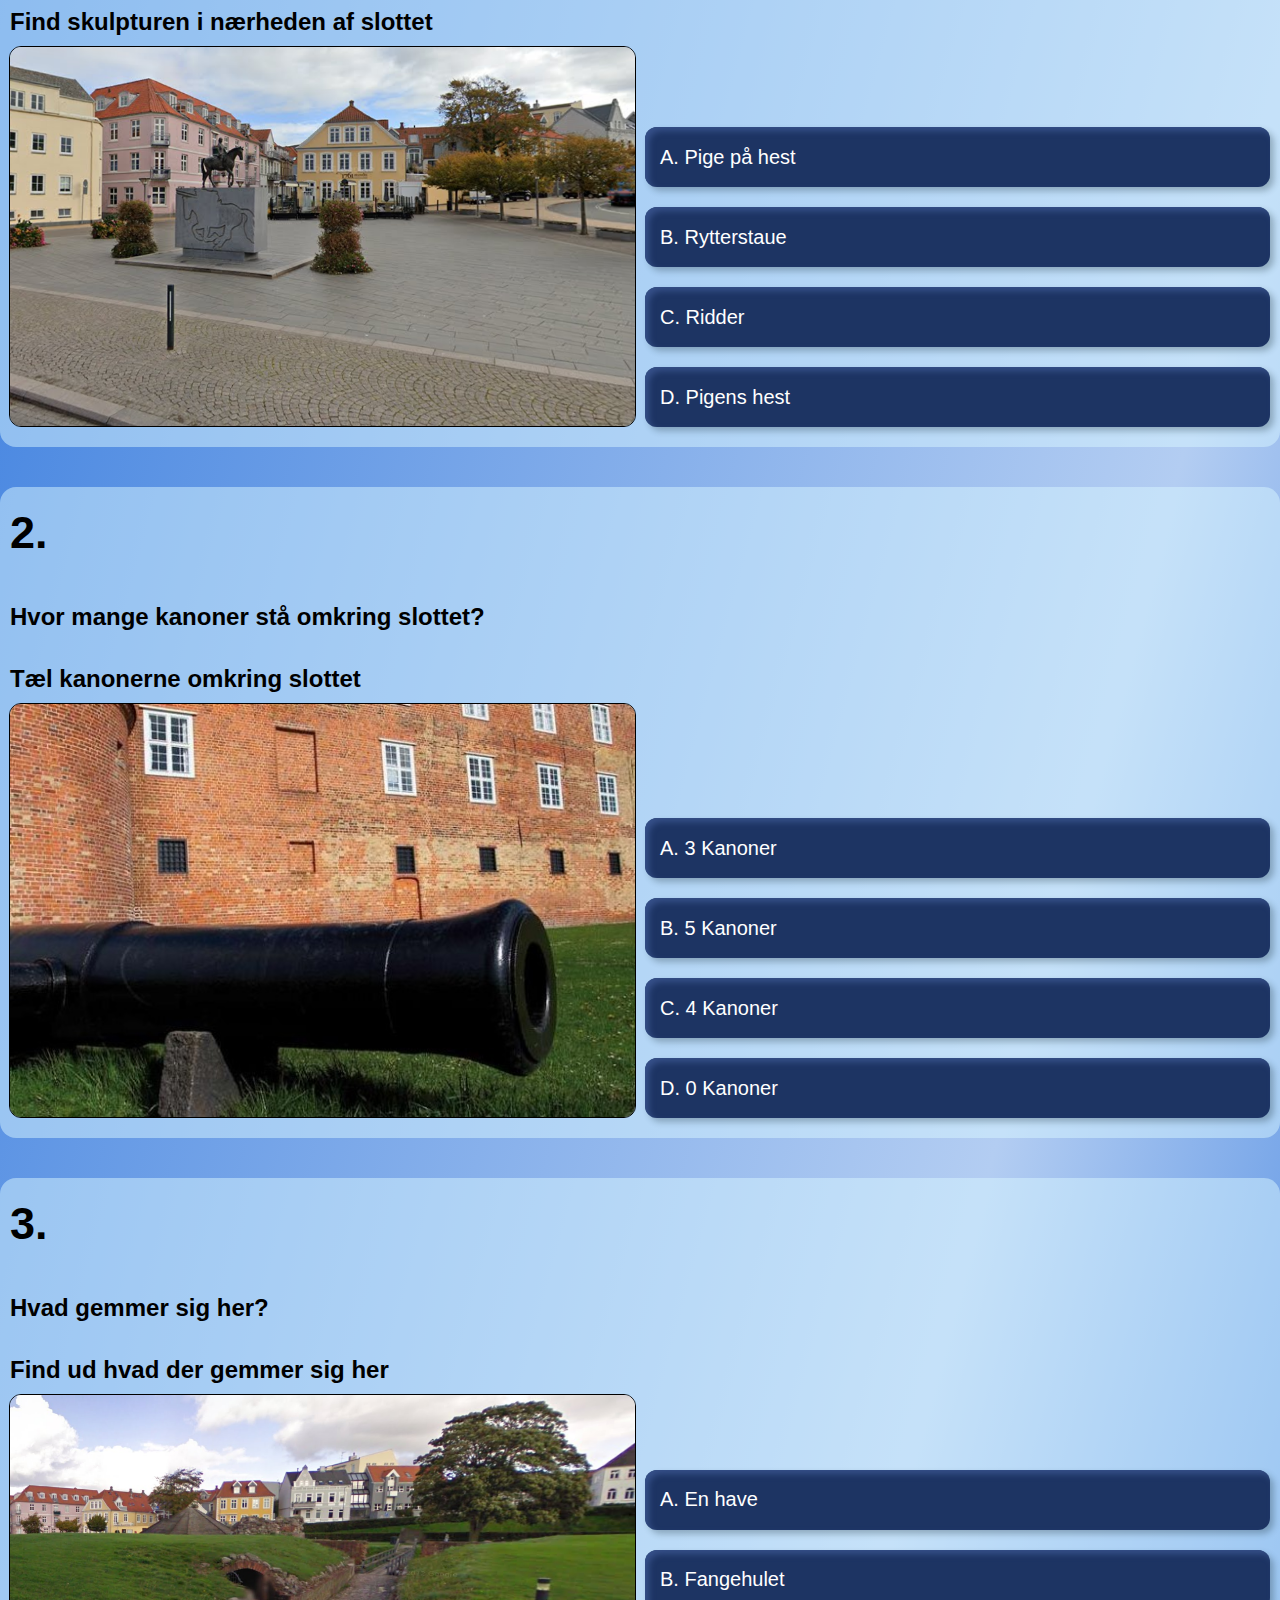
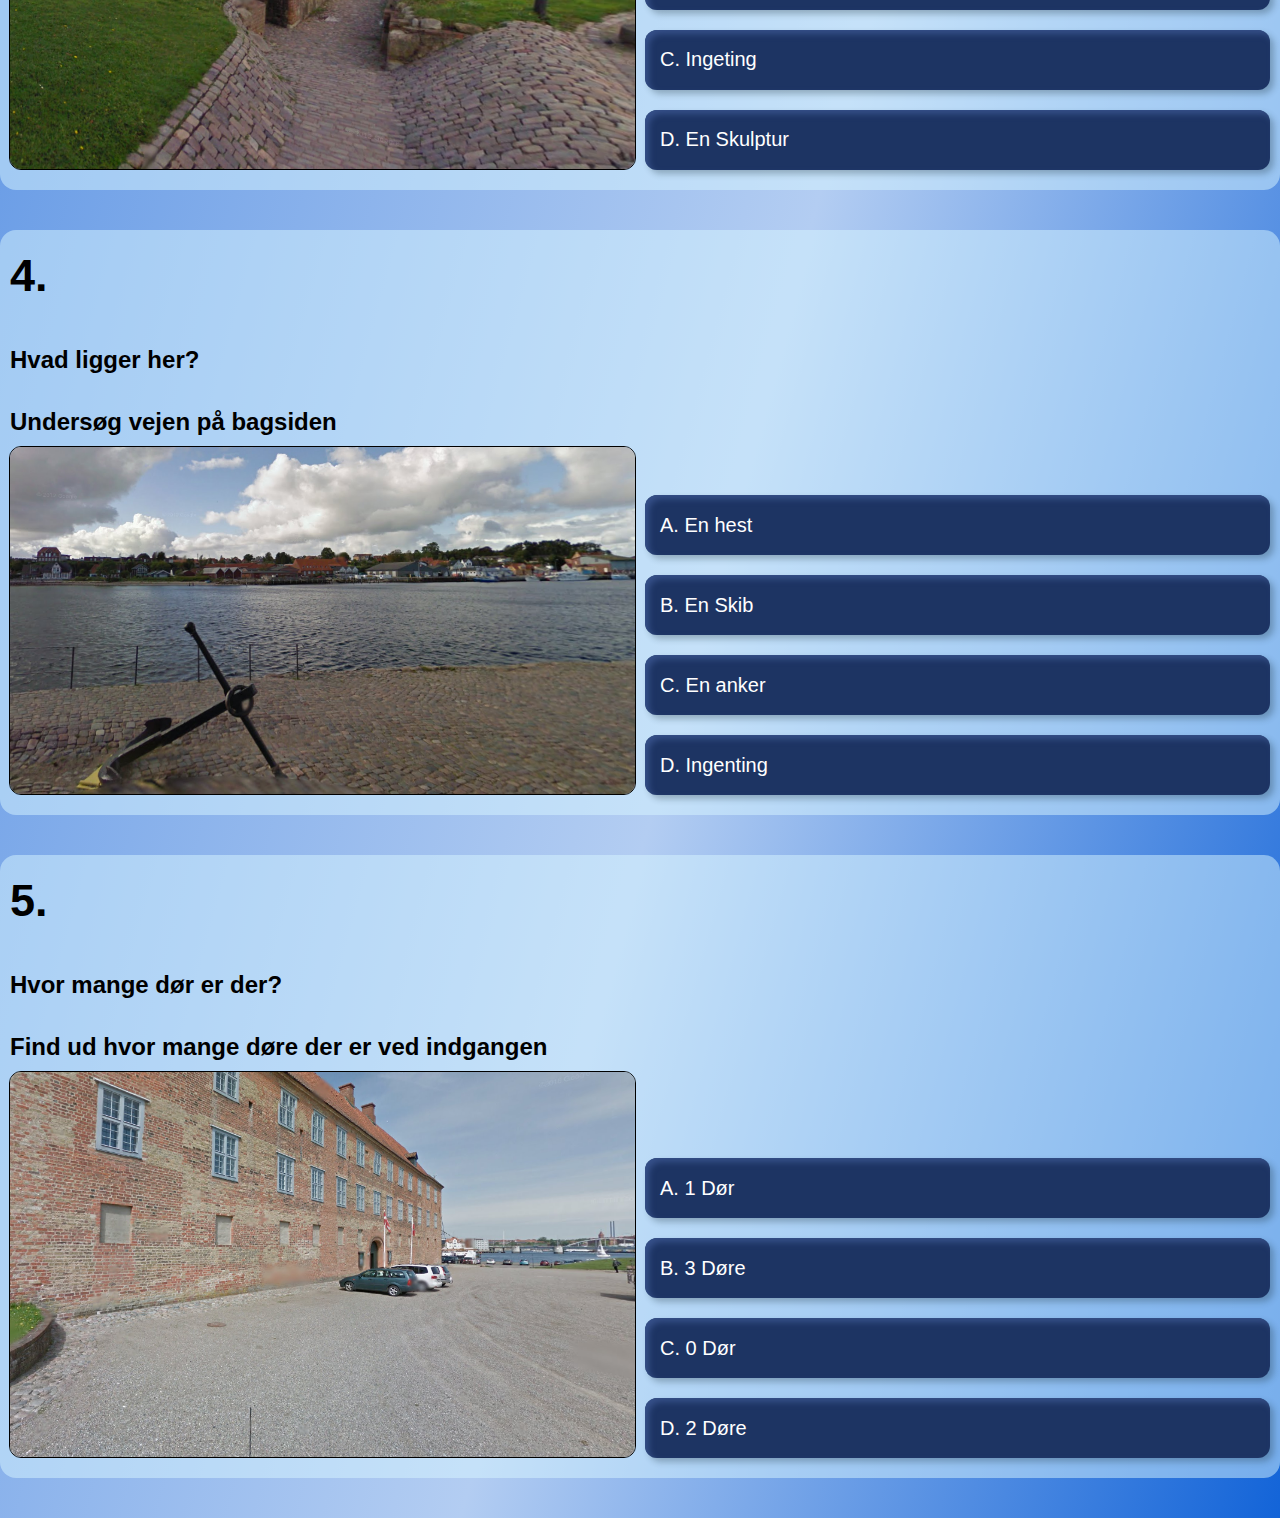
<file: quizCastle.html>
<!DOCTYPE html>
<html lang="en">
<head>
    <meta charset="UTF-8">
    <meta name="viewport" content="width=device-width, initial-scale=1.0">
    <title>Sonderbor slot område 1</title>
    <link rel="stylesheet" href="style.css">
    <script src="script.js"></script>
</head>
<body class="body__quiz">
    <header class="header header--transparent">
        <img src="images/visit_soenderjylland.png" alt="Logo" class="logo">
        <button class="menu-button">
            <svg width="55" height="55" viewBox="0 0 24 24" fill="none" xmlns="http://www.w3.org/2000/svg">
                <path d="M3 6H21" stroke="rgba(171, 42, 46, 1)" stroke-width="2" stroke-linecap="round" stroke-linejoin="round"/>
                <path d="M3 12H21" stroke="rgba(171, 42, 46, 1)" stroke-width="2" stroke-linecap="round" stroke-linejoin="round"/>
                <path d="M3 18H21" stroke="rgba(171, 42, 46, 1)" stroke-width="2" stroke-linecap="round" stroke-linejoin="round"/>
            </svg>
        </button>
        <nav class="nav-menu">
            <button class="close-button">
                <svg width="65" height="65" viewBox="0 0 24 24" fill="none" xmlns="http://www.w3.org/2000/svg">
                    <path d="M18 6L6 18" stroke="rgba(171, 42, 46, 1)" stroke-width="2" stroke-linecap="round" stroke-linejoin="round"/>
                    <path d="M6 6L18 18" stroke="rgba(171, 42, 46, 1)" stroke-width="2" stroke-linecap="round" stroke-linejoin="round"/>
                </svg>
            </button>
            <ul class="menu-list">
                <li><a href="#">Home</a></li>
                <li><a href="#">About</a></li>
                <li><a href="#">Services</a></li>
                <li><a href="#">Contact</a></li>
            </ul>
        </nav>
    </header>
    <main>
        <section class="quiz__discription">
            <h1 class="quiz__headline category__headline">Sønderborg slot området</h1>
            <section class="quiz__process" id="progress"><h3>Du har svaret på <span class="answers">0/0</span> spørgsmål</h3></section>
        </section>
        <section class="quiz__map">
            <img src="images/map_quiz.png" alt="">
        </section>
        <section id="quiz"></section>
    </main>
</body>
</html>
</file>
<file: style.css>
body {
    font-family: "Montserrat", sans-serif;
    margin: 0;
}
.body__quiz {
    background: linear-gradient(to bottom right, rgba(30, 107, 218, 1) 0%, rgba(179, 205, 242, 1) 68%, rgba(19, 100, 216, 1) 100% );
}


/*typography*/
.herosection__headline {
    font-size: 2rem;
}
.section__headline {
    font-size: 1.25rem;
}
.category__headline {
    font-size: 1.5rem;
}
.text-large {
    font-size: 1.25rem;
    font-weight: bold;
}
.text {
    font-size: 1rem;
}
.text-small {
    font-size: 0.75rem;
}
.text-xSmall {
    font-size: 0.65rem;
}
.textSpan-xSmall {
    font-size: 0.65rem;
    font-weight: bold;
}
.text__link {
    color: rgba(8, 53, 117, 1);
    font-weight: bold;
}
.text-bold {
    font-weight: bold;
}
.text-marginTop {
    margin-top: 0px;
    margin-bottom: 0px;
  }

/*----*/

/*header*/
.header {
    position: fixed;
    top: 0;
    width: 100%;
    display: flex;
    justify-content: space-between;
    align-items: center;
    padding: 10px 5px;
    transition: background-color 0.3s ease;
    z-index: 1;
}
.header--transparent {
    background-color: transparent;
}
.header--scrolled {
    background-color: white;
}
.logo {
    height: 55px; 
}
.menu-button {
    font-size: 24px;
    background: none;
    border: none;
    cursor: pointer;
    margin-right: 15px;
}
.nav-menu {
    display: none;
    position: fixed;
    top: 0;
    right: 0;
    height: 100%;
    width: 250px;
    background-color: white;
    box-shadow: -2px 0 5px rgba(0,0,0,0.5);
    z-index: 2;
    padding-top: 70px; 
    transition: transform 0.3s ease;
    transform: translateX(100%);
}
.nav-menu--open {
    display: block;
    transform: translateX(0);
}
.close-button {
    position: absolute;
    top: 10px;
    right: 10px;
    font-size: 24px;
    background: none;
    border: none;
    cursor: pointer;
}
.menu-list {
    list-style: none;
    padding: 0;
    margin: 0;
}
.menu-list li {
    margin: 20px 0;
}
.menu-list a {
    text-decoration: none;
    color: black;
    font-size: 18px;
    padding: 10px 20px;
    display: block;
}
/*----*/


/*herosection*/
.herosection {
    position: relative;
    width: 100%;
    margin: 0; 
    left: 0;
    right: 0;
    overflow: hidden; 
    margin-bottom: -5px;
}
.herosection__image {
    width: 100%;
    margin: 0;
    display: block;
}
.herosection__headline {
    position: absolute;
    bottom: 40px;
    left: 0;
    margin: 0;
    color: white;
    padding: 5px;
}
.section__soMe {
    position: absolute;
    right: 5px;
    bottom: 10px;
    display: flex;
    flex-direction: column;
    gap: 10px;
}
.social-icon svg {
    width: 45px; 
    height: 45px;
    display: block;
    fill: whitesmoke;
}
/*----*/

/*svg container*/
.svg-container {
    width: 100%;
    height: 50px; 
    overflow: hidden;
    display: flex;
    justify-content: center;
    align-items: center;
    display: block;
    margin-bottom: 0px;
  }
  .svg-container svg {
    width: 100%;
    height: auto;
  }
/*----*/

.discription {
    margin: 0px 5px;
}
.text__sonderborg {
    margin: 0px 5px;
}
.contact {
    margin: 0px 5px;
}
/*category cards*/
.categorys {
    margin: 0px 5px;
}
.category__card {
    position: relative;
    min-width: 340px; 
    margin-bottom: 65px;
    text-decoration: none;
    color: inherit;
}

.category__link {
    display: block;
    position: relative;
}

.category__image {
    width: 100%;
    display: block;
    border-radius: 8px;
}

.photographer {
    position: absolute;
    top: 5px;
    right: 5px;
    padding: 5px 5px;
    color: whitesmoke;
}

.category__background {
    position: absolute;
    bottom: 0;
    left: 0;
    width: 100%;
    background: linear-gradient(to top, black, transparent);
    color: white;
    padding: 10px;
    box-sizing: border-box;
    min-height: 60px;
    border-radius: 8px;
}

.headline-align {
    margin: 0;
    text-align: center;
}

.text-align {
    margin: 10px 0 25px 0;
    text-align: center;
}
.border__line {
    display: block;
    margin: auto auto 0 auto;
}
/*----*/

.card__link {
    margin-bottom: 20px;
}

/*button*/
.button {
    display: inline-block;
    min-width: 180px;
    min-height: 65px;
    border: 1px solid black;
    border-radius: 50px;
    margin-bottom: 20px;
    align-content: center;
    text-align: center;
    padding: 5px 20px;
}
/*----*/


.placeholder {
    justify-content: center;
    text-align: center;
    background-color: beige;
    padding: 5px;
}

.text__link {
    margin: auto 5px auto auto;
    display: flex;
    justify-content: flex-end;
}

.space__line {
    margin: 65px auto;
}


/* kids banner */
.kids__area {
    display: flex;
    flex-direction: column;
    padding: 5px;
    width: 100%;
    color: white;
    background: linear-gradient(to bottom right, rgba(201, 91, 98, 1), rgba(247, 166, 62, 1));
}
.kids__areaButton {
    background-color: white;
    color: rgba(246, 147, 35, 1);
    align-self: flex-end;
    border: 1px solid rgba(209, 125, 51, 1);
    box-shadow: 4px 4px 6px rgba(82, 157, 184, 0.25);
    text-decoration: none;
    font-weight: bold;
    margin-right: 5px;
}
.kids__areaDiscription {
    display: flex;
    align-items: center;
}
/*----*/


/*footer*/
.footer {
    display: grid;
    grid-template-columns: 1fr 1fr;
    padding: 5px;
    gap: 40px;
}
.footer__link {
    justify-content: flex-start;
    margin-bottom: 10px;
}
/*----*/

/*quiz*/
.quiz__discription {
    margin-top: 100px;
    display: flex;
    flex-direction: column;
    align-items: center;
}
.quiz__headline {
    font-size: 2rem;
    text-align: center;
}
.quiz__process--transparent {
    background-color: transparent;
}
.quiz__process--scrolled {
    background-color: white;
    width: 100%;
    text-align: center;
    position: fixed;
    padding: 10px;
    z-index: 1;
    top: 80px;
    margin-top: 0;
}
.quiz__map {
    padding: 5px;
    margin: 40px 0;
}
.quiz__map img{
    width: 100%;
}
.answers {
    color: rgba(29, 52, 99, 1);
    font-weight: bold;
}
.question {
    display: flex;
    flex-direction: column;
    margin-bottom: 40px;
    border-radius: 16px;
    padding: 20px 10px;
    background-color: rgba(215, 245, 255, 0.5);
  }
  .question__number {
    font-size: 45px;
    margin-top: 0;
    margin-bottom: 10px;
  }
  .question__content {
    display: flex;
    flex-direction: column;
  }
  .question__subtitle {
    padding-left: 10px;
    margin-bottom: 10px;
  }
  .question__text {
    margin-bottom: 10px;
  }
  .guiz__map {
    max-width: 340px;
    margin-top: 40px;
  }
  .question__image {
    width: 100%;
    min-height: 300px;
    align-self: center;
    border-radius: 12px;
    border: 1px solid black;
  }
  .options {
    list-style-type: none;
    padding: 0;
    display: flex;
    flex-direction: column;
    gap: 10px;
  }
  .option__button {
    min-width: 340px;
    min-height: 60px;
    font-size: 1.25rem;
    display: flex;
    width: 100%;
    padding: 10px 15px;
    border-radius: 12px;
    background-color: rgba(29, 52, 99, 1);
    cursor: pointer;
    color: white;
    align-items: center;
    border: none;
    box-shadow: 4px 4px 6px rgba(28, 51, 61, 0.3), inset 4px 4px 6px rgba(54, 80, 137, 1);
  }
  .option__button.correct {
    background-color: rgba(24, 129, 101, 1);
    color: white;
    box-shadow: inset 4px 4px 6px rgba(54, 80, 137, 1);
  }
  .option__button.incorrect {
    background-color: #f44336;
    color: white;
    box-shadow: inset 4px 4px 6px rgba(54, 80, 137, 1);
  }
  /*----*/

  @media (min-width: 768px) {
    .question {
        display: grid;
        grid-template-columns: 1fr 1fr;
        gap: 10px;
    }
    .question__number {
        grid-column: span 2;
    }
    .options {
        gap: 20px;
        justify-content: flex-end;
        margin-bottom: 0;
    }
    .question__content {
        flex-direction: column-reverse;
    }
    .section__headline {
        font-size: 1.5rem;
    }
    .question__subtitle {
        padding-left: 0;
      }
  }
</file>
